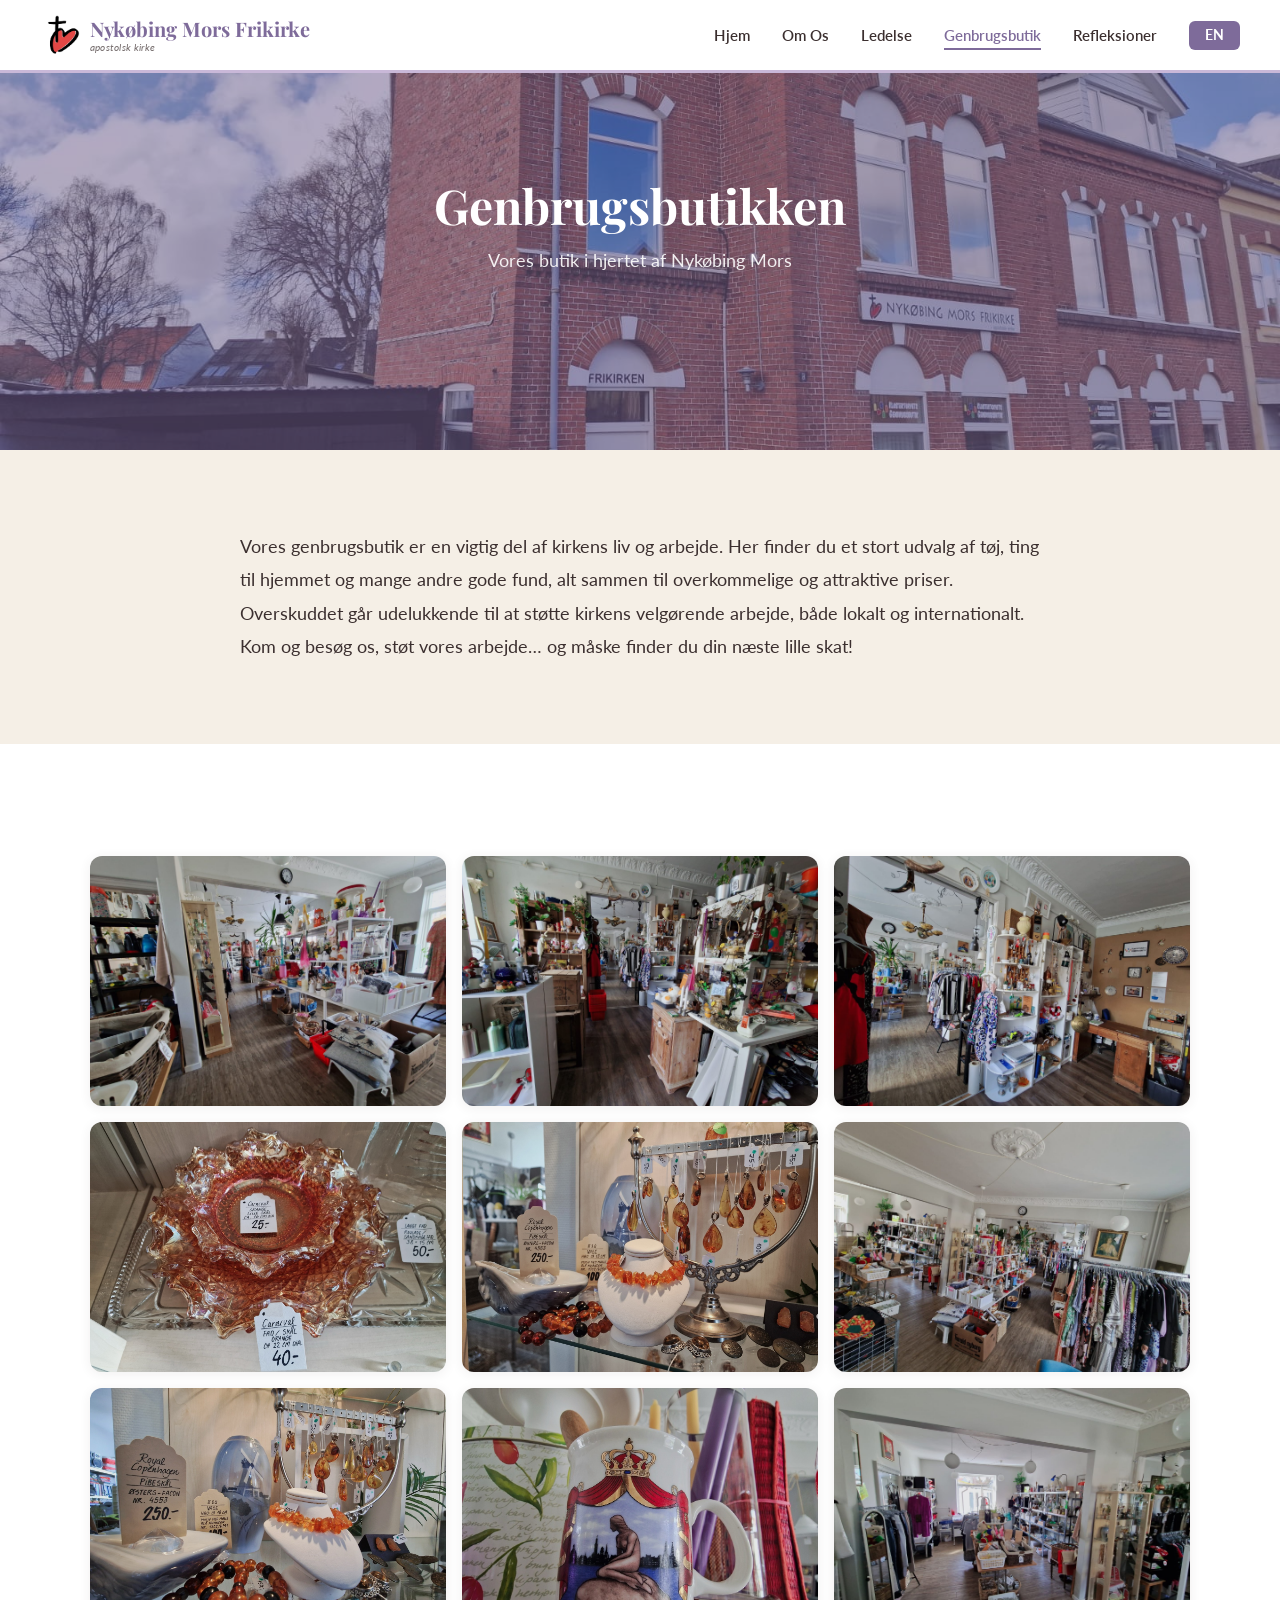
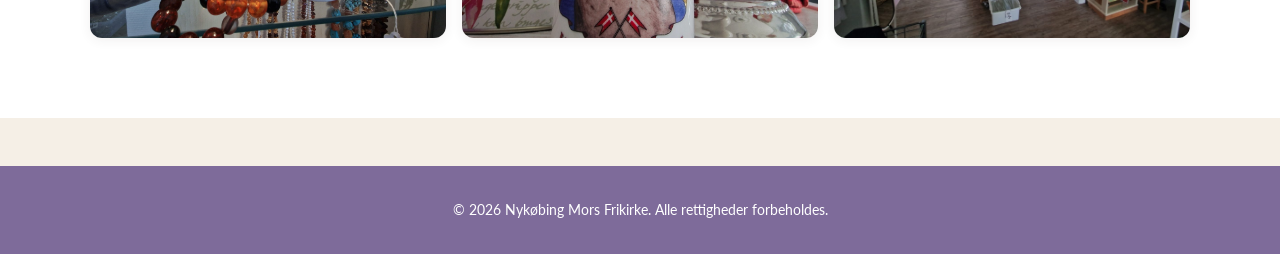
<file: genbrugsbutik.html>
<!DOCTYPE html>
<html lang="da">
<head>
  <meta charset="UTF-8">
  <meta name="viewport" content="width=device-width, initial-scale=1.0">
  <title>Genbrugsbutik — Nykøbing Mors Frikirke</title>
  <link rel="preconnect" href="https://fonts.googleapis.com">
  <link rel="preconnect" href="https://fonts.gstatic.com" crossorigin>
  <link href="https://fonts.googleapis.com/css2?family=Lato:wght@400;700&family=Playfair+Display:wght@500;700&display=swap" rel="stylesheet">
  <link href="https://unpkg.com/aos@2.3.4/dist/aos.css" rel="stylesheet">
  <link rel="stylesheet" href="assets/css/style.css">
</head>
<body>

  <!-- Navbar -->
  <nav class="navbar">
    <div class="navbar-inner">
      <a href="index.html" class="navbar-brand">
        <img src="assets/images/logo.png" alt="Logo">
        <span class="navbar-brand-text">
          Nykøbing Mors Frikirke
          <span class="navbar-brand-sub">apostolsk kirke</span>
        </span>
      </a>
      <ul class="navbar-links">
        <li><a href="index.html" data-lang-key="nav_home">Hjem</a></li>
        <li><a href="om-os.html" data-lang-key="nav_about">Om Os</a></li>
        <li><a href="ledelse.html" data-lang-key="nav_leadership">Ledelse</a></li>
        <li><a href="genbrugsbutik.html" class="active" data-lang-key="nav_shop">Genbrugsbutik</a></li>
        <li><a href="refleksioner.html" data-lang-key="nav_reflections">Refleksioner</a></li>
        <li><button class="lang-toggle" data-lang-key="lang_toggle">EN</button></li>
      </ul>
      <button class="hamburger" aria-label="Menu" aria-expanded="false">&#9776;</button>
    </div>
    <div class="mobile-menu">
      <a href="index.html" data-lang-key="nav_home">Hjem</a>
      <a href="om-os.html" data-lang-key="nav_about">Om Os</a>
      <a href="ledelse.html" data-lang-key="nav_leadership">Ledelse</a>
      <a href="genbrugsbutik.html" data-lang-key="nav_shop">Genbrugsbutik</a>
      <a href="refleksioner.html" data-lang-key="nav_reflections">Refleksioner</a>
      <button class="lang-toggle" data-lang-key="lang_toggle">EN</button>
    </div>
  </nav>

  <!-- Hero Image -->
  <section class="hero-image">
    <img src="assets/images/church-side.jpg" alt="Genbrugsbutikken">
    <div class="hero-content">
      <h1 data-lang-key="shop_title">Genbrugsbutikken</h1>
      <p data-lang-key="shop_subtitle">Vores butik i hjertet af Nykøbing Mors</p>
    </div>
  </section>

  <!-- Shop Description -->
  <section class="section" data-aos="fade-up">
    <div class="section-inner">
      <div class="about-content">
        <p data-lang-key="shop_text">Vores genbrugsbutik er en vigtig del af kirkens liv og arbejde. Her finder du et stort udvalg af tøj, ting til hjemmet og mange andre gode fund, alt sammen til overkommelige og attraktive priser. Overskuddet går udelukkende til at støtte kirkens velgørende arbejde, både lokalt og internationalt. Kom og besøg os, støt vores arbejde… og måske finder du din næste lille skat!</p>
      </div>
    </div>
  </section>

  <!-- Shop Gallery -->
  <section class="section" style="background:var(--white);" data-aos="fade-up">
    <div class="section-inner">
      <div class="shop-gallery">
        <img src="assets/images/shop-1.jpg" alt="Genbrugsbutik" data-aos="fade-up">
        <img src="assets/images/shop-2.jpg" alt="Genbrugsbutik" data-aos="fade-up" data-aos-delay="50">
        <img src="assets/images/shop-3.jpg" alt="Genbrugsbutik" data-aos="fade-up" data-aos-delay="100">
        <img src="assets/images/shop-7.jpg" alt="Genbrugsbutik" data-aos="fade-up" data-aos-delay="150">
        <img src="assets/images/shop-8.jpg" alt="Genbrugsbutik" data-aos="fade-up" data-aos-delay="200">
        <img src="assets/images/shop-4.jpg" alt="Genbrugsbutik" data-aos="fade-up" data-aos-delay="250">
        <img src="assets/images/shop-9.jpg" alt="Genbrugsbutik" data-aos="fade-up" data-aos-delay="300">
        <img src="assets/images/shop-10.jpg" alt="Genbrugsbutik" data-aos="fade-up" data-aos-delay="350">
        <img src="assets/images/shop-5.jpg" alt="Genbrugsbutik" data-aos="fade-up" data-aos-delay="400">
      </div>
    </div>
  </section>

  <!-- Footer -->
  <footer class="footer">
    <p data-lang-key="footer_text">© 2026 Nykøbing Mors Frikirke. Alle rettigheder forbeholdes.</p>
  </footer>

  <script src="https://unpkg.com/aos@2.3.4/dist/aos.js"></script>
  <script src="assets/js/lang.js"></script>
  <script src="assets/js/main.js"></script>
</body>
</html>
</file>
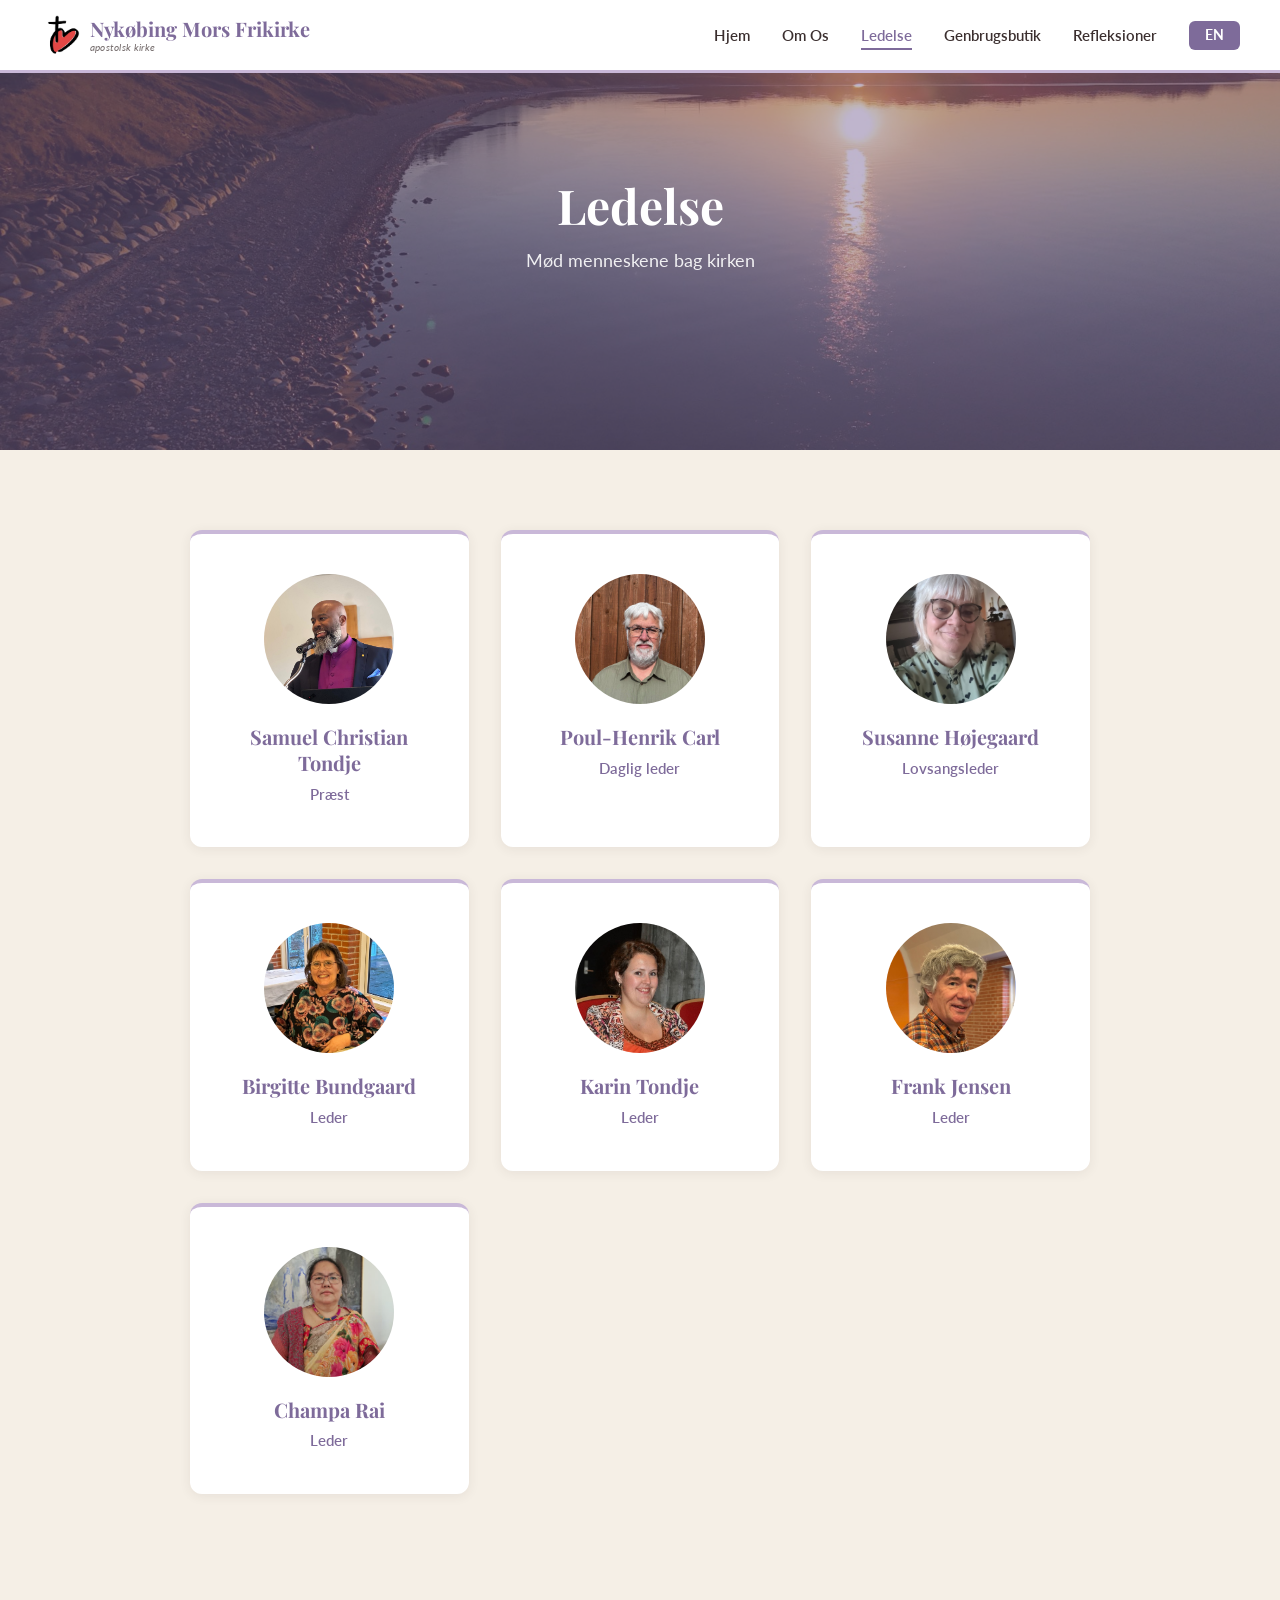
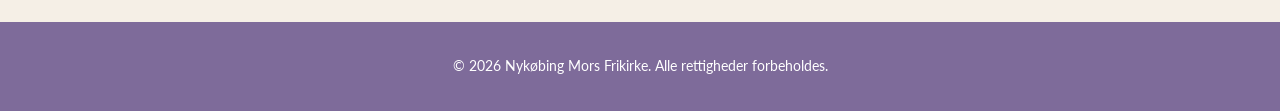
<file: ledelse.html>
<!DOCTYPE html>
<html lang="da">
<head>
  <meta charset="UTF-8">
  <meta name="viewport" content="width=device-width, initial-scale=1.0">
  <title>Ledelse — Nykøbing Mors Frikirke</title>
  <link rel="preconnect" href="https://fonts.googleapis.com">
  <link rel="preconnect" href="https://fonts.gstatic.com" crossorigin>
  <link href="https://fonts.googleapis.com/css2?family=Lato:wght@400;700&family=Playfair+Display:wght@500;700&display=swap" rel="stylesheet">
  <link href="https://unpkg.com/aos@2.3.4/dist/aos.css" rel="stylesheet">
  <link rel="stylesheet" href="assets/css/style.css">
</head>
<body>

  <!-- Navbar -->
  <nav class="navbar">
    <div class="navbar-inner">
      <a href="index.html" class="navbar-brand">
        <img src="assets/images/logo.png" alt="Logo">
        <span class="navbar-brand-text">
          Nykøbing Mors Frikirke
          <span class="navbar-brand-sub">apostolsk kirke</span>
        </span>
      </a>
      <ul class="navbar-links">
        <li><a href="index.html" data-lang-key="nav_home">Hjem</a></li>
        <li><a href="om-os.html" data-lang-key="nav_about">Om Os</a></li>
        <li><a href="ledelse.html" class="active" data-lang-key="nav_leadership">Ledelse</a></li>
        <li><a href="genbrugsbutik.html" data-lang-key="nav_shop">Genbrugsbutik</a></li>
        <li><a href="refleksioner.html" data-lang-key="nav_reflections">Refleksioner</a></li>
        <li><button class="lang-toggle" data-lang-key="lang_toggle">EN</button></li>
      </ul>
      <button class="hamburger" aria-label="Menu" aria-expanded="false">&#9776;</button>
    </div>
    <div class="mobile-menu">
      <a href="index.html" data-lang-key="nav_home">Hjem</a>
      <a href="om-os.html" data-lang-key="nav_about">Om Os</a>
      <a href="ledelse.html" data-lang-key="nav_leadership">Ledelse</a>
      <a href="genbrugsbutik.html" data-lang-key="nav_shop">Genbrugsbutik</a>
      <a href="refleksioner.html" data-lang-key="nav_reflections">Refleksioner</a>
      <button class="lang-toggle" data-lang-key="lang_toggle">EN</button>
    </div>
  </nav>

  <!-- Hero Image -->
  <section class="hero-image">
    <img src="assets/images/leadership-hero.jpg" alt="Ledelse">
    <div class="hero-content">
      <h1 data-lang-key="leadership_title">Ledelse</h1>
      <p data-lang-key="leadership_subtitle">Mød menneskene bag kirken</p>
    </div>
  </section>

  <!-- Leaders Grid -->
  <section class="section" data-aos="fade-up">
    <div class="section-inner">
      <div class="leaders-grid">

        <div class="team-card" data-aos="fade-up" data-aos-delay="0">
          <img class="team-photo" src="assets/images/team-1.jpg" alt="Samuel Christian Tondje">
          <h3 data-lang-key="pastor_name">Samuel Christian Tondje</h3>
          <p data-lang-key="pastor_role">Præst</p>
        </div>

        <div class="team-card" data-aos="fade-up" data-aos-delay="100">
          <img class="team-photo" src="assets/images/poul-henrik.jpg" alt="Poul-Henrik Carl">
          <h3 data-lang-key="manager_name">Poul-Henrik Carl</h3>
          <p data-lang-key="manager_role">Daglig leder</p>
        </div>

        <div class="team-card" data-aos="fade-up" data-aos-delay="200">
          <img class="team-photo" src="assets/images/susanne.jpg" alt="Susanne Højegaard">
          <h3 data-lang-key="susanne_name">Susanne Højegaard</h3>
          <p data-lang-key="susanne_role">Lovsangsleder</p>
        </div>

        <div class="team-card" data-aos="fade-up" data-aos-delay="300">
          <img class="team-photo" src="assets/images/birgitte.jpg" alt="Birgitte Bundgaard">
          <h3 data-lang-key="birgitte_name">Birgitte Bundgaard</h3>
          <p data-lang-key="birgitte_role">Leder</p>
        </div>

        <div class="team-card" data-aos="fade-up" data-aos-delay="400">
          <img class="team-photo" src="assets/images/karin.jpg" alt="Karin Tondje">
          <h3 data-lang-key="karin_name">Karin Tondje</h3>
          <p data-lang-key="karin_role">Leder</p>
        </div>

        <div class="team-card" data-aos="fade-up" data-aos-delay="500">
          <img class="team-photo" src="assets/images/frank.jpg" alt="Frank Jensen">
          <h3 data-lang-key="frank_name">Frank Jensen</h3>
          <p data-lang-key="frank_role">Leder</p>
        </div>

        <div class="team-card" data-aos="fade-up" data-aos-delay="600">
          <img class="team-photo" src="assets/images/champa.jpg" alt="Champa Rai">
          <h3 data-lang-key="champa_name">Champa Rai</h3>
          <p data-lang-key="champa_role">Leder</p>
        </div>

      </div>
    </div>
  </section>

  <!-- Footer -->
  <footer class="footer">
    <p data-lang-key="footer_text">© 2026 Nykøbing Mors Frikirke. Alle rettigheder forbeholdes.</p>
  </footer>

  <script src="https://unpkg.com/aos@2.3.4/dist/aos.js"></script>
  <script src="assets/js/lang.js"></script>
  <script src="assets/js/main.js"></script>
</body>
</html>
</file>
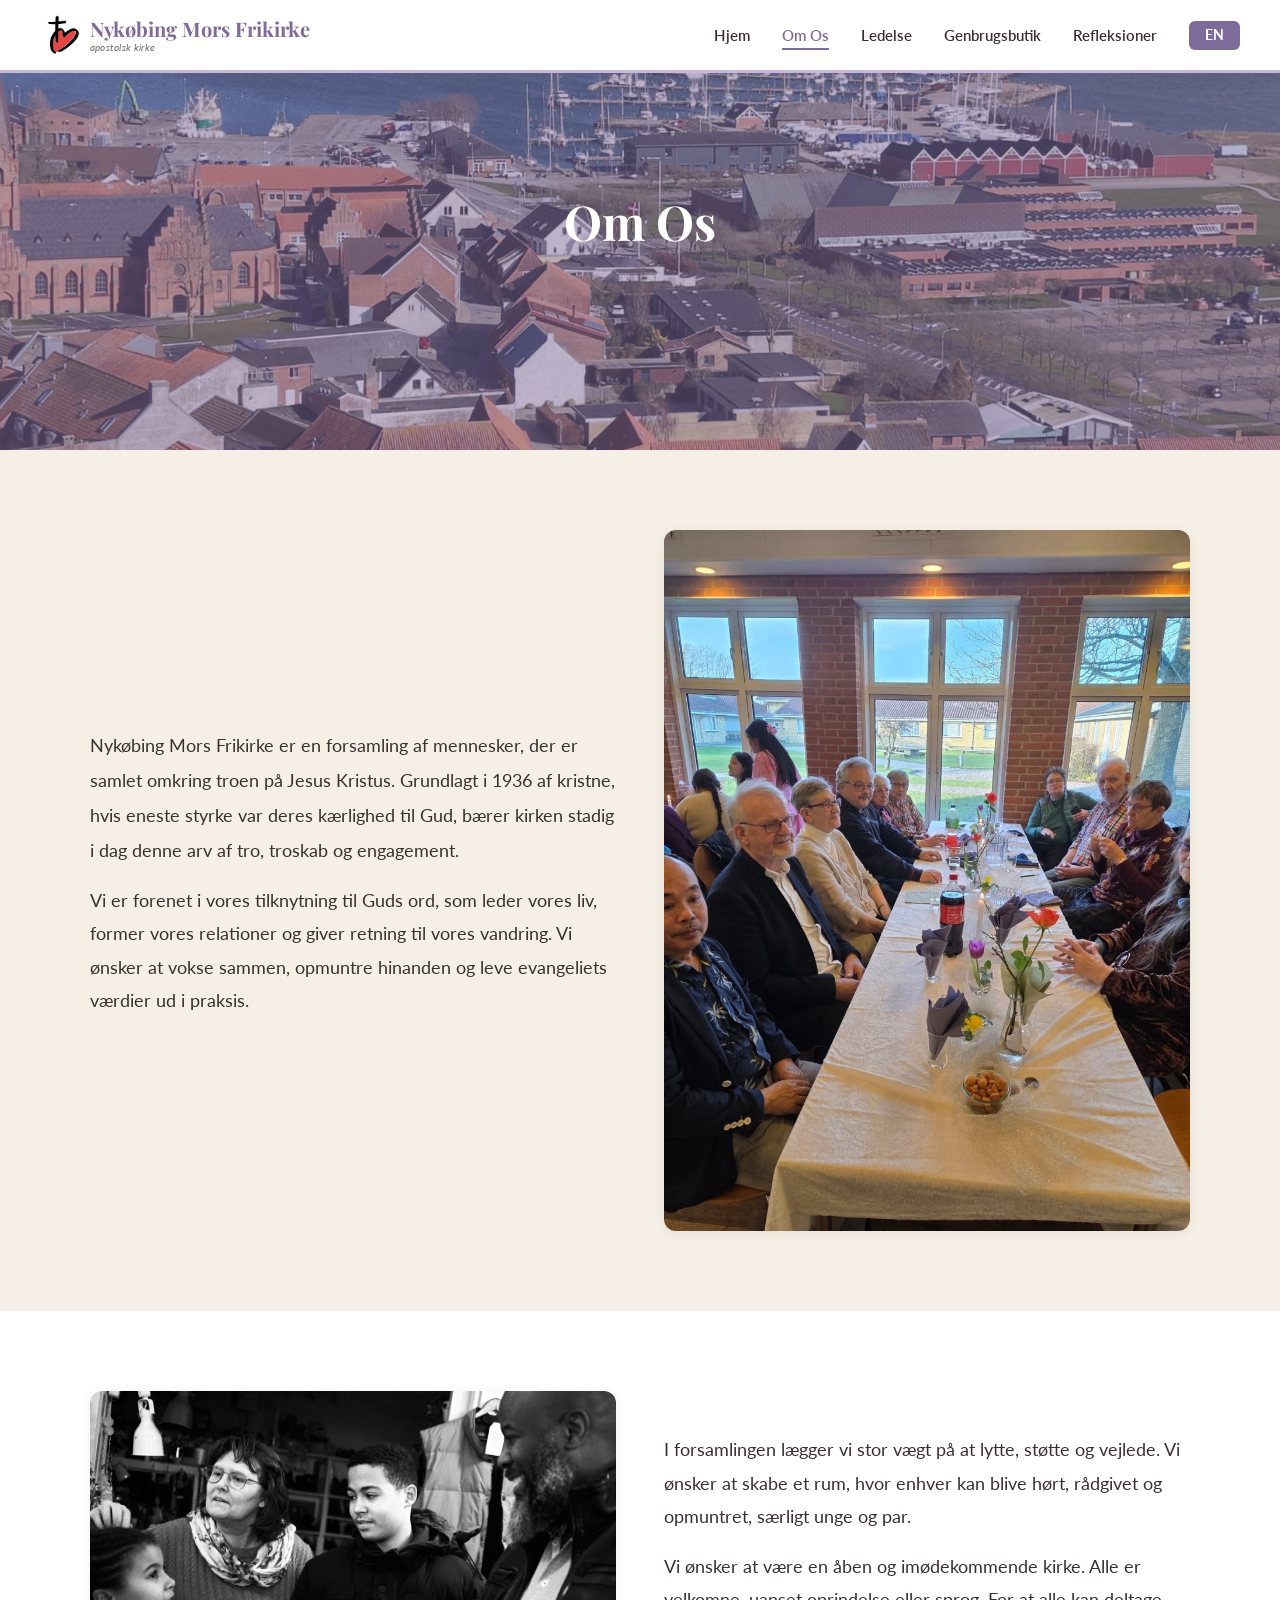
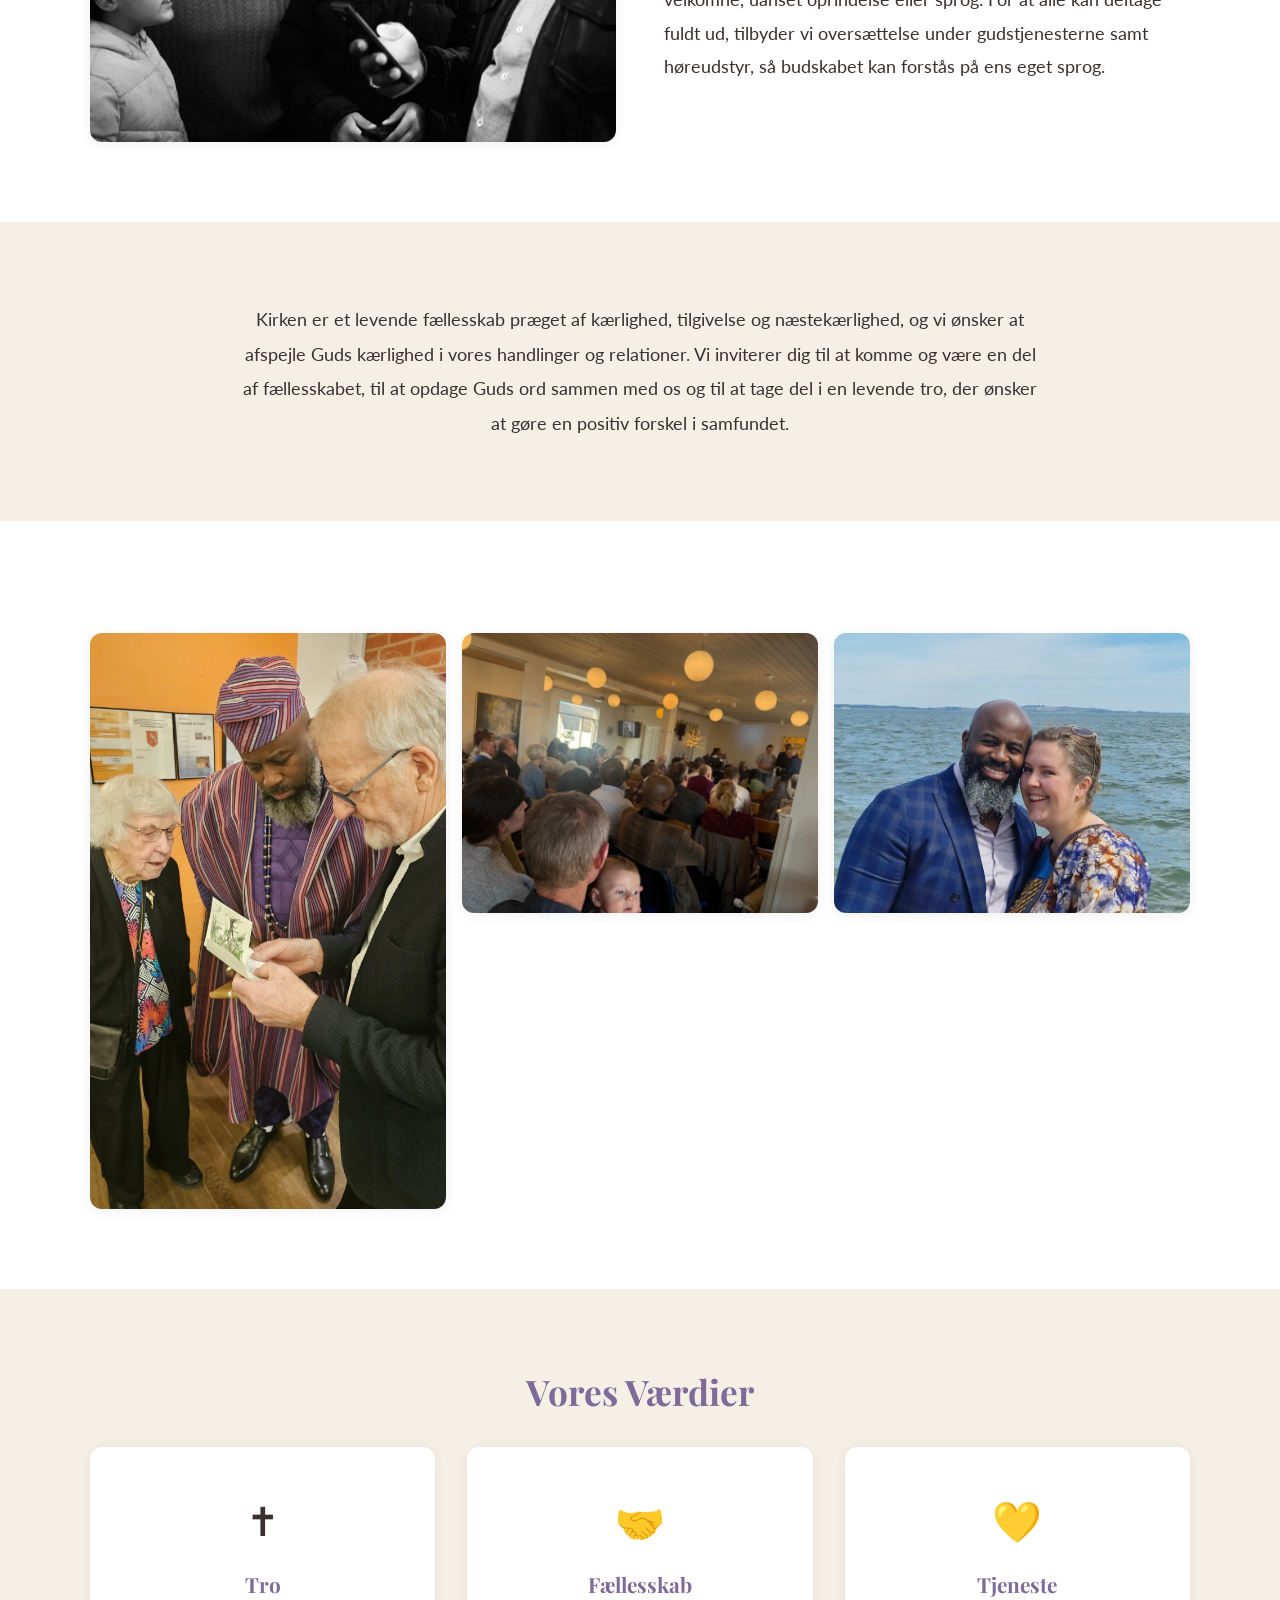
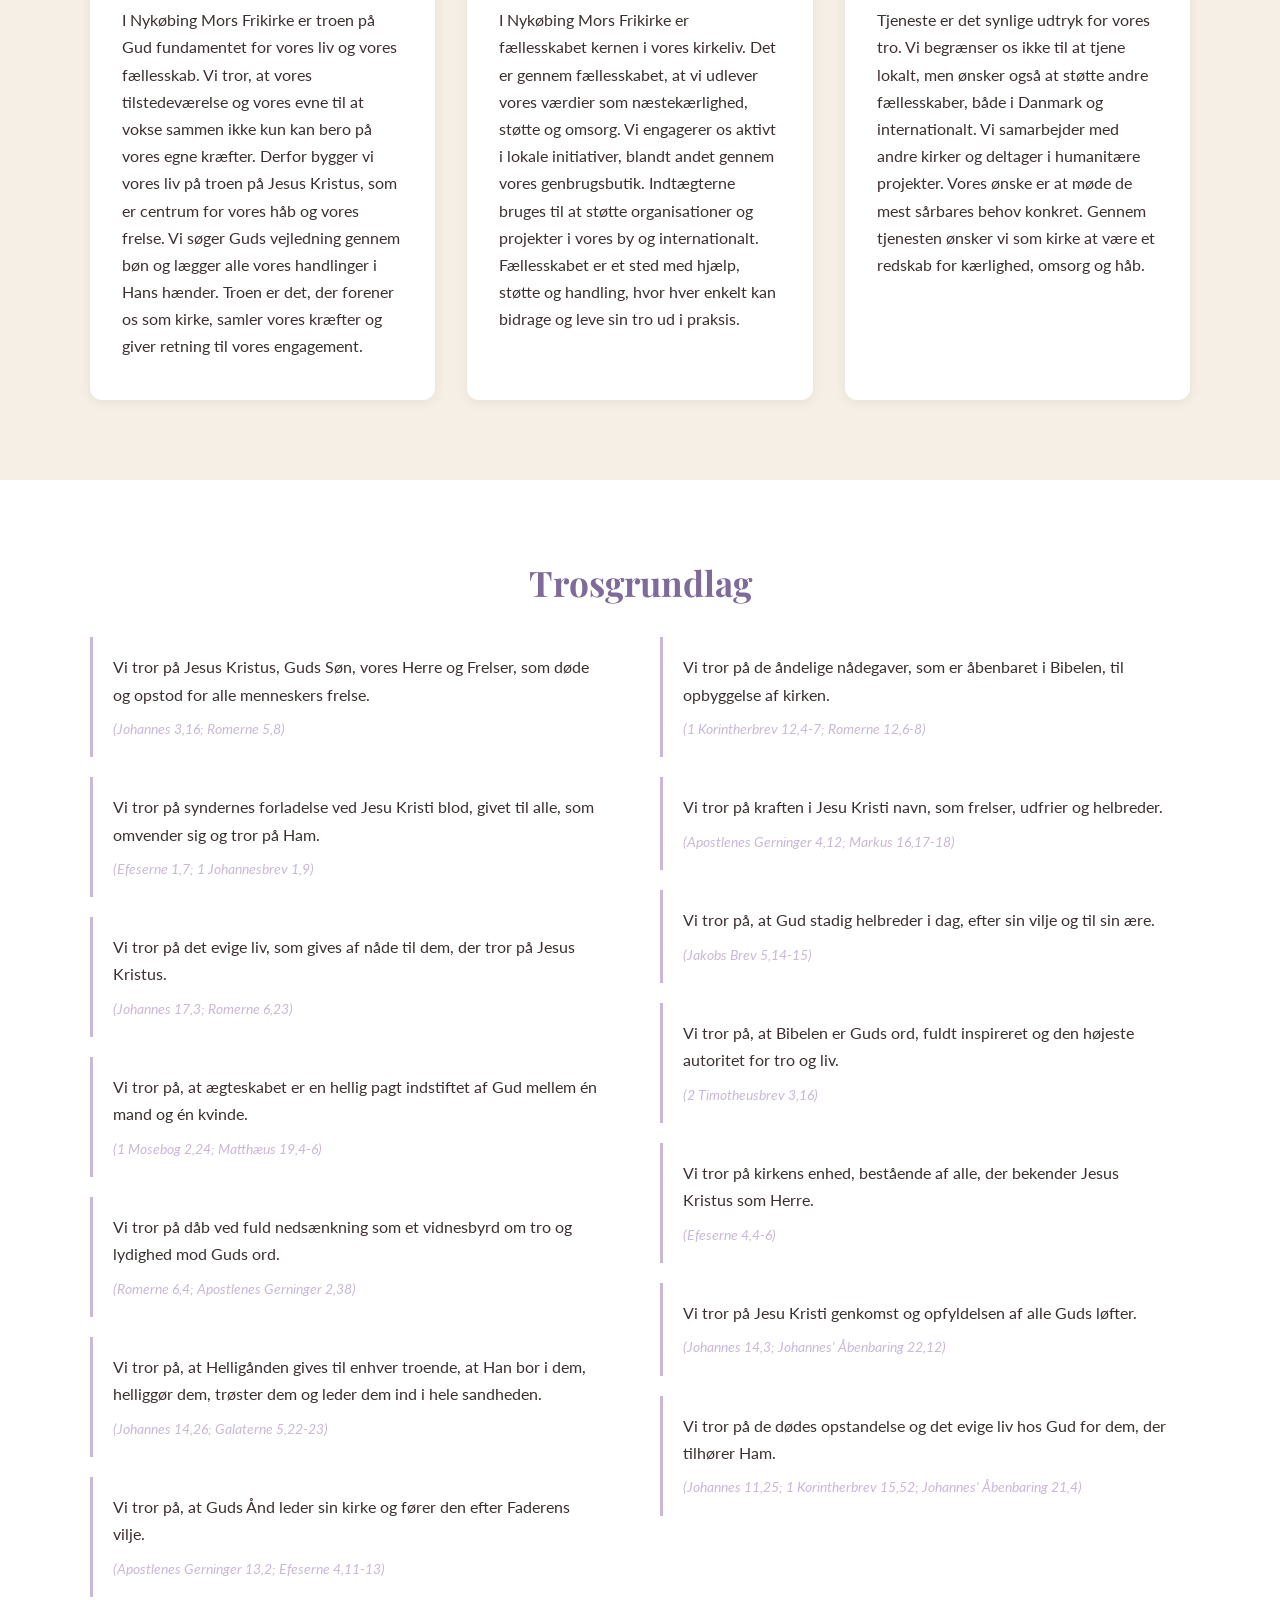
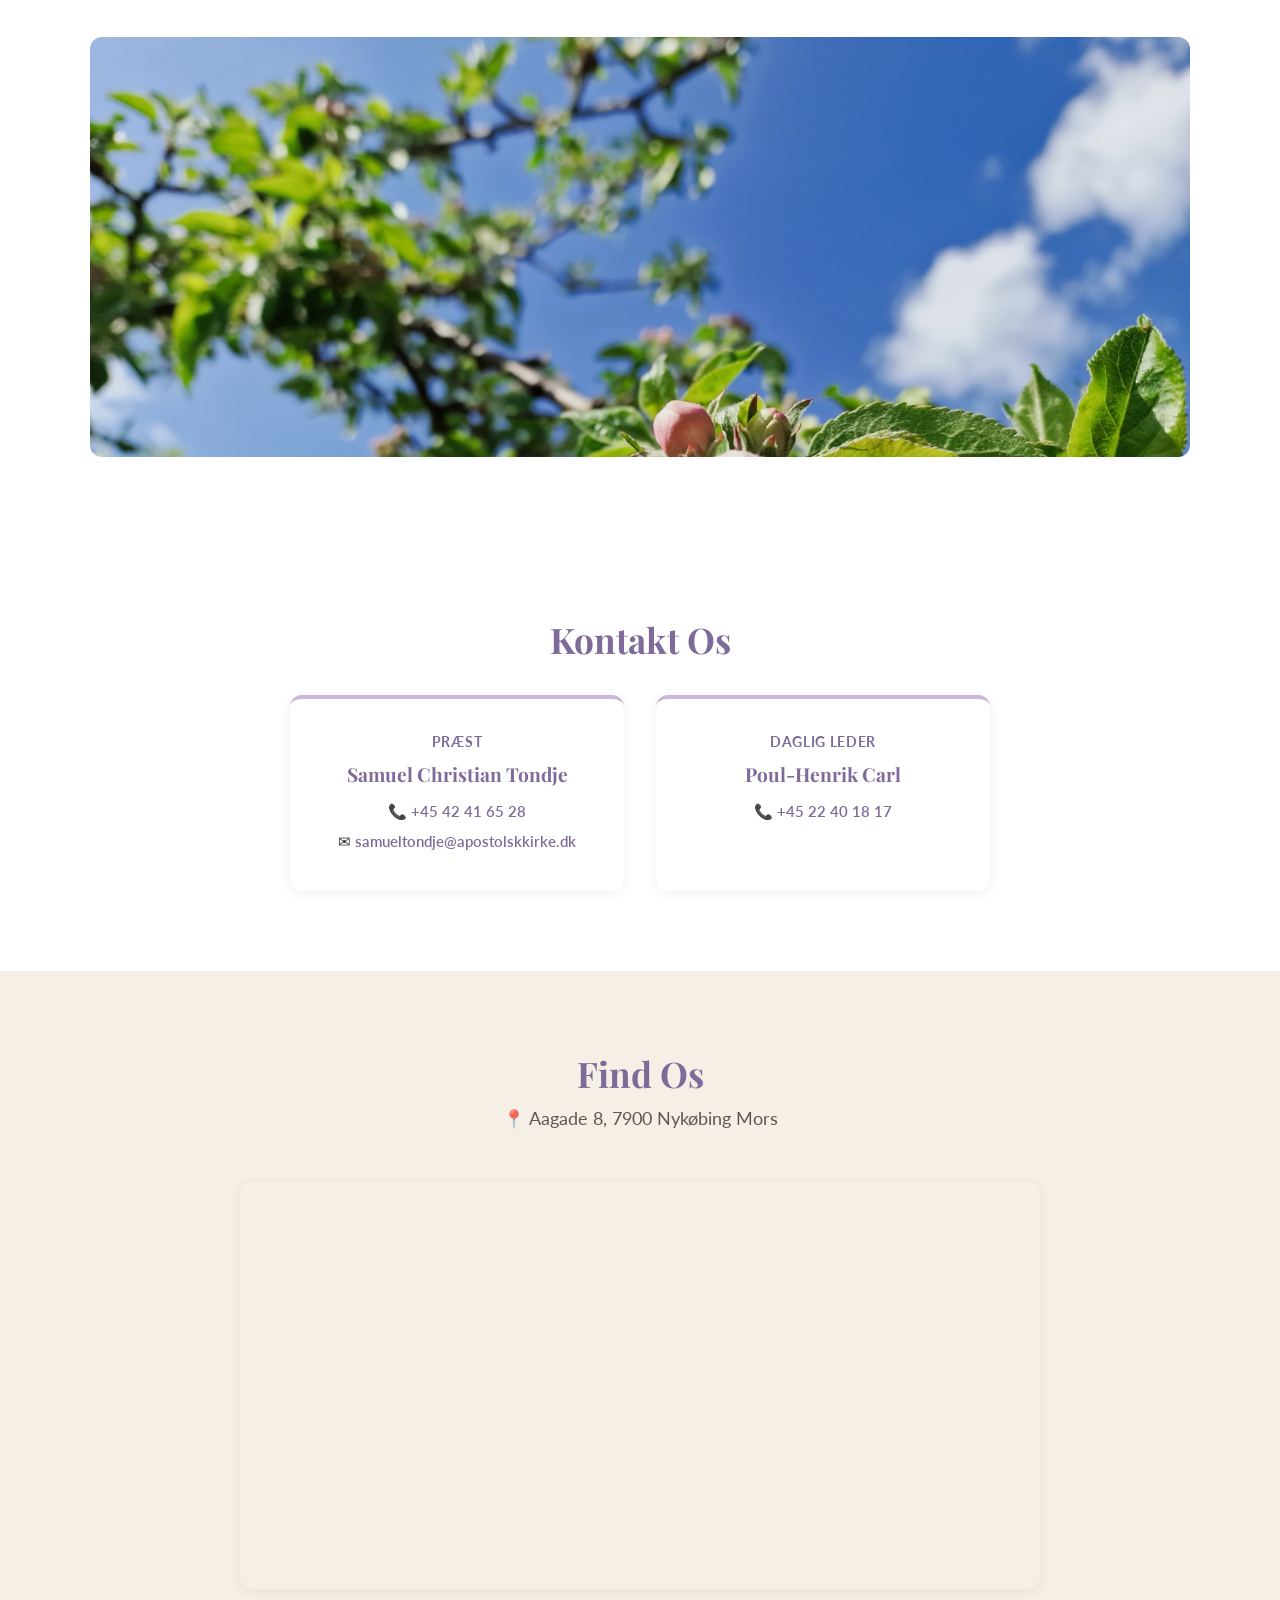
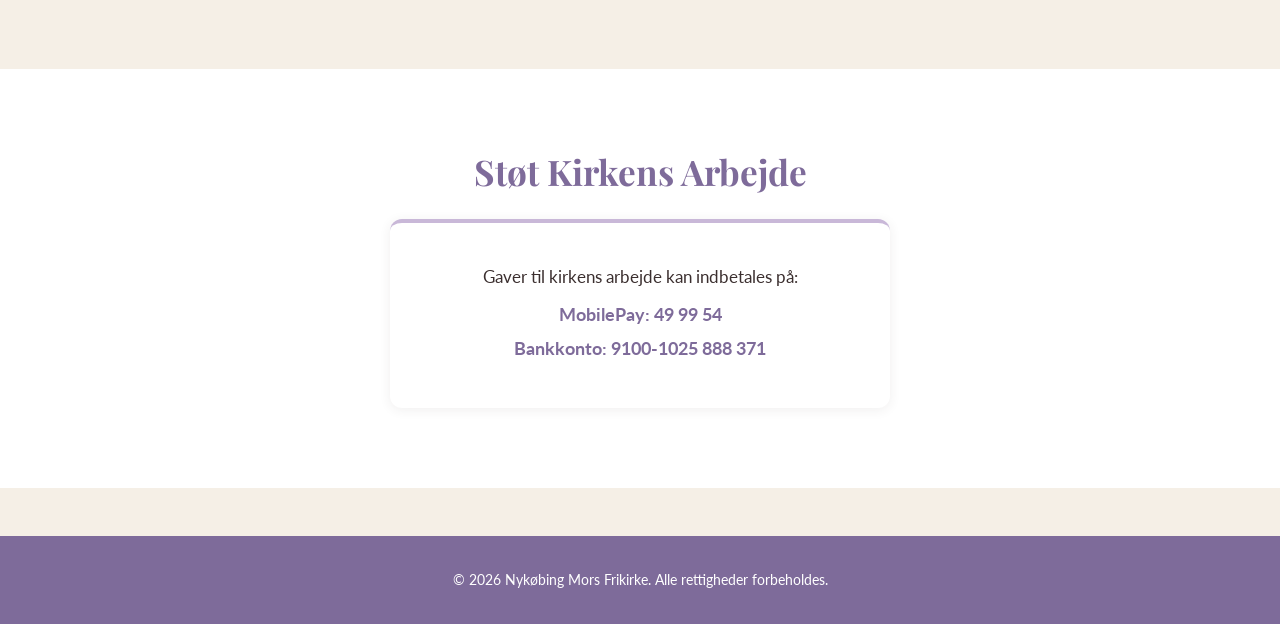
<file: om-os.html>
<!DOCTYPE html>
<html lang="da">
<head>
  <meta charset="UTF-8">
  <meta name="viewport" content="width=device-width, initial-scale=1.0">
  <title>Om Os — Nykøbing Mors Frikirke</title>
  <link rel="preconnect" href="https://fonts.googleapis.com">
  <link rel="preconnect" href="https://fonts.gstatic.com" crossorigin>
  <link href="https://fonts.googleapis.com/css2?family=Lato:wght@400;700&family=Playfair+Display:wght@500;700&display=swap" rel="stylesheet">
  <link href="https://unpkg.com/aos@2.3.4/dist/aos.css" rel="stylesheet">
  <link rel="stylesheet" href="assets/css/style.css">
</head>
<body>

  <!-- Navbar -->
  <nav class="navbar">
    <div class="navbar-inner">
      <a href="index.html" class="navbar-brand">
        <img src="assets/images/logo.png" alt="Logo">
        <span class="navbar-brand-text">
          Nykøbing Mors Frikirke
          <span class="navbar-brand-sub">apostolsk kirke</span>
        </span>
      </a>
      <ul class="navbar-links">
        <li><a href="index.html" data-lang-key="nav_home">Hjem</a></li>
        <li><a href="om-os.html" class="active" data-lang-key="nav_about">Om Os</a></li>
        <li><a href="ledelse.html" data-lang-key="nav_leadership">Ledelse</a></li>
        <li><a href="genbrugsbutik.html" data-lang-key="nav_shop">Genbrugsbutik</a></li>
        <li><a href="refleksioner.html" data-lang-key="nav_reflections">Refleksioner</a></li>
        <li><button class="lang-toggle" data-lang-key="lang_toggle">EN</button></li>
      </ul>
      <button class="hamburger" aria-label="Menu" aria-expanded="false">&#9776;</button>
    </div>
    <div class="mobile-menu">
      <a href="index.html" data-lang-key="nav_home">Hjem</a>
      <a href="om-os.html" data-lang-key="nav_about">Om Os</a>
      <a href="ledelse.html" data-lang-key="nav_leadership">Ledelse</a>
      <a href="genbrugsbutik.html" data-lang-key="nav_shop">Genbrugsbutik</a>
      <a href="refleksioner.html" data-lang-key="nav_reflections">Refleksioner</a>
      <button class="lang-toggle" data-lang-key="lang_toggle">EN</button>
    </div>
  </nav>

  <!-- Hero Image -->
  <section class="hero-image">
    <img src="assets/images/town-aerial.jpg" alt="Om Os">
    <div class="hero-content">
      <h1 data-lang-key="about_hero_title">Om Os</h1>
    </div>
  </section>

  <!-- About Content - Opening -->
  <section class="section" data-aos="fade-up">
    <div class="section-inner">
      <div class="welcome-section">
        <div class="welcome-text">
          <p data-lang-key="about_text_1" style="font-size:1.15rem;line-height:1.9;">Nykøbing Mors Frikirke er en forsamling af mennesker, der er samlet omkring troen på Jesus Kristus. Grundlagt i 1936 af kristne, hvis eneste styrke var deres kærlighed til Gud, bærer kirken stadig i dag denne arv af tro, troskab og engagement.</p>
          <p data-lang-key="about_text_2" style="font-size:1.1rem;line-height:1.9;margin-top:1rem;">Vi er forenet i vores tilknytning til Guds ord, som leder vores liv, former vores relationer og giver retning til vores vandring. Vi ønsker at vokse sammen, opmuntre hinanden og leve evangeliets værdier ud i praksis.</p>
        </div>
        <img src="assets/images/about-us-1.jpg" alt="Kirkefællesskab" style="border-radius:12px;box-shadow:0 2px 12px rgba(59,47,47,0.08);">
      </div>
    </div>
  </section>

  <!-- About Content - Community -->
  <section class="section" style="background:var(--white);" data-aos="fade-up">
    <div class="section-inner">
      <div class="welcome-section">
        <img src="assets/images/about-bw.jpg" alt="Fællesskab" style="border-radius:12px;box-shadow:0 2px 12px rgba(59,47,47,0.08);">
        <div class="welcome-text">
          <p data-lang-key="about_text_3" style="font-size:1.1rem;line-height:1.9;">I forsamlingen lægger vi stor vægt på at lytte, støtte og vejlede. Vi ønsker at skabe et rum, hvor enhver kan blive hørt, rådgivet og opmuntret, særligt unge og par.</p>
          <p data-lang-key="about_text_4" style="font-size:1.1rem;line-height:1.9;margin-top:1rem;">Vi ønsker at være en åben og imødekommende kirke. Alle er velkomne, uanset oprindelse eller sprog. For at alle kan deltage fuldt ud, tilbyder vi oversættelse under gudstjenesterne samt høreudstyr, så budskabet kan forstås på ens eget sprog.</p>
        </div>
      </div>
    </div>
  </section>

  <!-- About Content - Invitation -->
  <section class="section" data-aos="fade-up">
    <div class="section-inner">
      <div class="about-content" style="text-align:center;">
        <p data-lang-key="about_text_5" style="font-size:1.15rem;line-height:1.9;">Kirken er et levende fællesskab præget af kærlighed, tilgivelse og næstekærlighed, og vi ønsker at afspejle Guds kærlighed i vores handlinger og relationer. Vi inviterer dig til at komme og være en del af fællesskabet, til at opdage Guds ord sammen med os og til at tage del i en levende tro, der ønsker at gøre en positiv forskel i samfundet.</p>
      </div>
    </div>
  </section>

  <!-- Church Life Gallery -->
  <section class="section" style="background:var(--white);" data-aos="fade-up">
    <div class="section-inner">
      <div class="gallery-grid">
        <img src="assets/images/community-1.jpg" alt="Fællesskab" class="portrait" data-aos="fade-up">
        <img src="assets/images/about-hero.jpg" alt="Kirkeliv" data-aos="fade-up" data-aos-delay="100">
        <img src="assets/images/pastor-couple.jpg" alt="Samuel & Karin Tondje" data-aos="fade-up" data-aos-delay="200">
      </div>
    </div>
  </section>

  <!-- Our Values -->
  <section class="section" data-aos="fade-up">
    <div class="section-inner">
      <h2 class="section-title" data-lang-key="about_values_title">Vores Værdier</h2>
      <div class="values-grid" style="margin-top:2rem;">
        <div class="value-card" data-aos="fade-up" data-aos-delay="0" style="text-align:left;">
          <div class="value-icon" style="text-align:center;">✝</div>
          <h3 style="text-align:center;" data-lang-key="value_faith_title">Tro</h3>
          <p data-lang-key="value_faith_text">I Nykøbing Mors Frikirke er troen på Gud fundamentet for vores liv og vores fællesskab. Vi tror, at vores tilstedeværelse og vores evne til at vokse sammen ikke kun kan bero på vores egne kræfter. Derfor bygger vi vores liv på troen på Jesus Kristus, som er centrum for vores håb og vores frelse. Vi søger Guds vejledning gennem bøn og lægger alle vores handlinger i Hans hænder. Troen er det, der forener os som kirke, samler vores kræfter og giver retning til vores engagement.</p>
        </div>
        <div class="value-card" data-aos="fade-up" data-aos-delay="100" style="text-align:left;">
          <div class="value-icon" style="text-align:center;">🤝</div>
          <h3 style="text-align:center;" data-lang-key="value_community_title">Fællesskab</h3>
          <p data-lang-key="value_community_text">I Nykøbing Mors Frikirke er fællesskabet kernen i vores kirkeliv. Det er gennem fællesskabet, at vi udlever vores værdier som næstekærlighed, støtte og omsorg. Vi engagerer os aktivt i lokale initiativer, blandt andet gennem vores genbrugsbutik. Indtægterne bruges til at støtte organisationer og projekter i vores by og internationalt. Fællesskabet er et sted med hjælp, støtte og handling, hvor hver enkelt kan bidrage og leve sin tro ud i praksis.</p>
        </div>
        <div class="value-card" data-aos="fade-up" data-aos-delay="200" style="text-align:left;">
          <div class="value-icon" style="text-align:center;">💛</div>
          <h3 style="text-align:center;" data-lang-key="value_service_title">Tjeneste</h3>
          <p data-lang-key="value_service_text">Tjeneste er det synlige udtryk for vores tro. Vi begrænser os ikke til at tjene lokalt, men ønsker også at støtte andre fællesskaber, både i Danmark og internationalt. Vi samarbejder med andre kirker og deltager i humanitære projekter. Vores ønske er at møde de mest sårbares behov konkret. Gennem tjenesten ønsker vi som kirke at være et redskab for kærlighed, omsorg og håb.</p>
        </div>
      </div>
    </div>
  </section>

  <!-- Declaration of Faith -->
  <section class="section" style="background:var(--white);" data-aos="fade-up">
    <div class="section-inner">
      <h2 class="section-title" data-lang-key="trosgrundlag_title">Trosgrundlag</h2>
      <div class="faith-articles" data-lang-key="trosgrundlag_content" data-lang-html="true"></div>
      <div class="faith-image" data-aos="fade-up" data-aos-delay="100">
        <img src="assets/images/trosgrundlag.jpg" alt="Trosgrundlag">
      </div>
    </div>
  </section>

  <!-- Contact Section -->
  <section class="section" style="background:var(--white);" data-aos="fade-up">
    <div class="section-inner">
      <h2 class="section-title" data-lang-key="contact_title">Kontakt Os</h2>
      <div class="contact-grid">
        <div class="contact-card" data-aos="fade-up">
          <p class="contact-label" data-lang-key="contact_pastor_label">Præst</p>
          <h3 data-lang-key="contact_pastor_name">Samuel Christian Tondje</h3>
          <p>📞 <a href="tel:+4542416528" data-lang-key="contact_pastor_phone">+45 42 41 65 28</a></p>
          <p>✉ <a href="mailto:samueltondje@apostolskkirke.dk" data-lang-key="contact_pastor_email">samueltondje@apostolskkirke.dk</a></p>
        </div>
        <div class="contact-card" data-aos="fade-up" data-aos-delay="100">
          <p class="contact-label" data-lang-key="contact_manager_label">Daglig leder</p>
          <h3 data-lang-key="contact_manager_name">Poul-Henrik Carl</h3>
          <p>📞 <a href="tel:+4522401817" data-lang-key="contact_manager_phone">+45 22 40 18 17</a></p>
        </div>
      </div>
    </div>
  </section>

  <!-- Find Us / Map -->
  <section class="section" data-aos="fade-up">
    <div class="section-inner">
      <h2 class="section-title" data-lang-key="find_us_title">Find Os</h2>
      <p class="section-subtitle">📍 Aagade 8, 7900 Nykøbing Mors</p>
      <div class="map-wrapper">
        <!-- REPLACE: Paste your exact Google Maps embed iframe here -->
        <iframe
          src="https://www.google.com/maps/embed?pb=!1m18!1m12!1m3!1d2225.5!2d8.8585!3d56.7935!2m3!1f0!2f0!3f0!3m2!1i1024!2i768!4f13.1!3m3!1m2!1s0x0%3A0x0!2sAagade+8%2C+7900+Nyk%C3%B8bing+Mors!5e0!3m2!1sda!2sdk!4v1700000000000"
          width="100%"
          height="400"
          style="border:0;"
          allowfullscreen=""
          loading="lazy"
          referrerpolicy="no-referrer-when-downgrade">
        </iframe>
      </div>
    </div>
  </section>

  <!-- Donation -->
  <section class="section donation-section" style="background:var(--white);" data-aos="fade-up">
    <div class="section-inner">
      <h2 class="section-title" data-lang-key="donation_title">Støt Kirkens Arbejde</h2>
      <div class="donation-box">
        <p data-lang-key="donation_text">Gaver til kirkens arbejde kan indbetales på:</p>
        <p class="donation-method" data-lang-key="donation_mobilepay">MobilePay: 49 99 54</p>
        <p class="donation-method" data-lang-key="donation_bank">Bankkonto: 9100-1025 888 371</p>
      </div>
    </div>
  </section>

  <!-- Footer -->
  <footer class="footer">
    <p data-lang-key="footer_text">© 2026 Nykøbing Mors Frikirke. Alle rettigheder forbeholdes.</p>
  </footer>

  <script src="https://unpkg.com/aos@2.3.4/dist/aos.js"></script>
  <script src="assets/js/lang.js"></script>
  <script src="assets/js/main.js"></script>
</body>
</html>
</file>
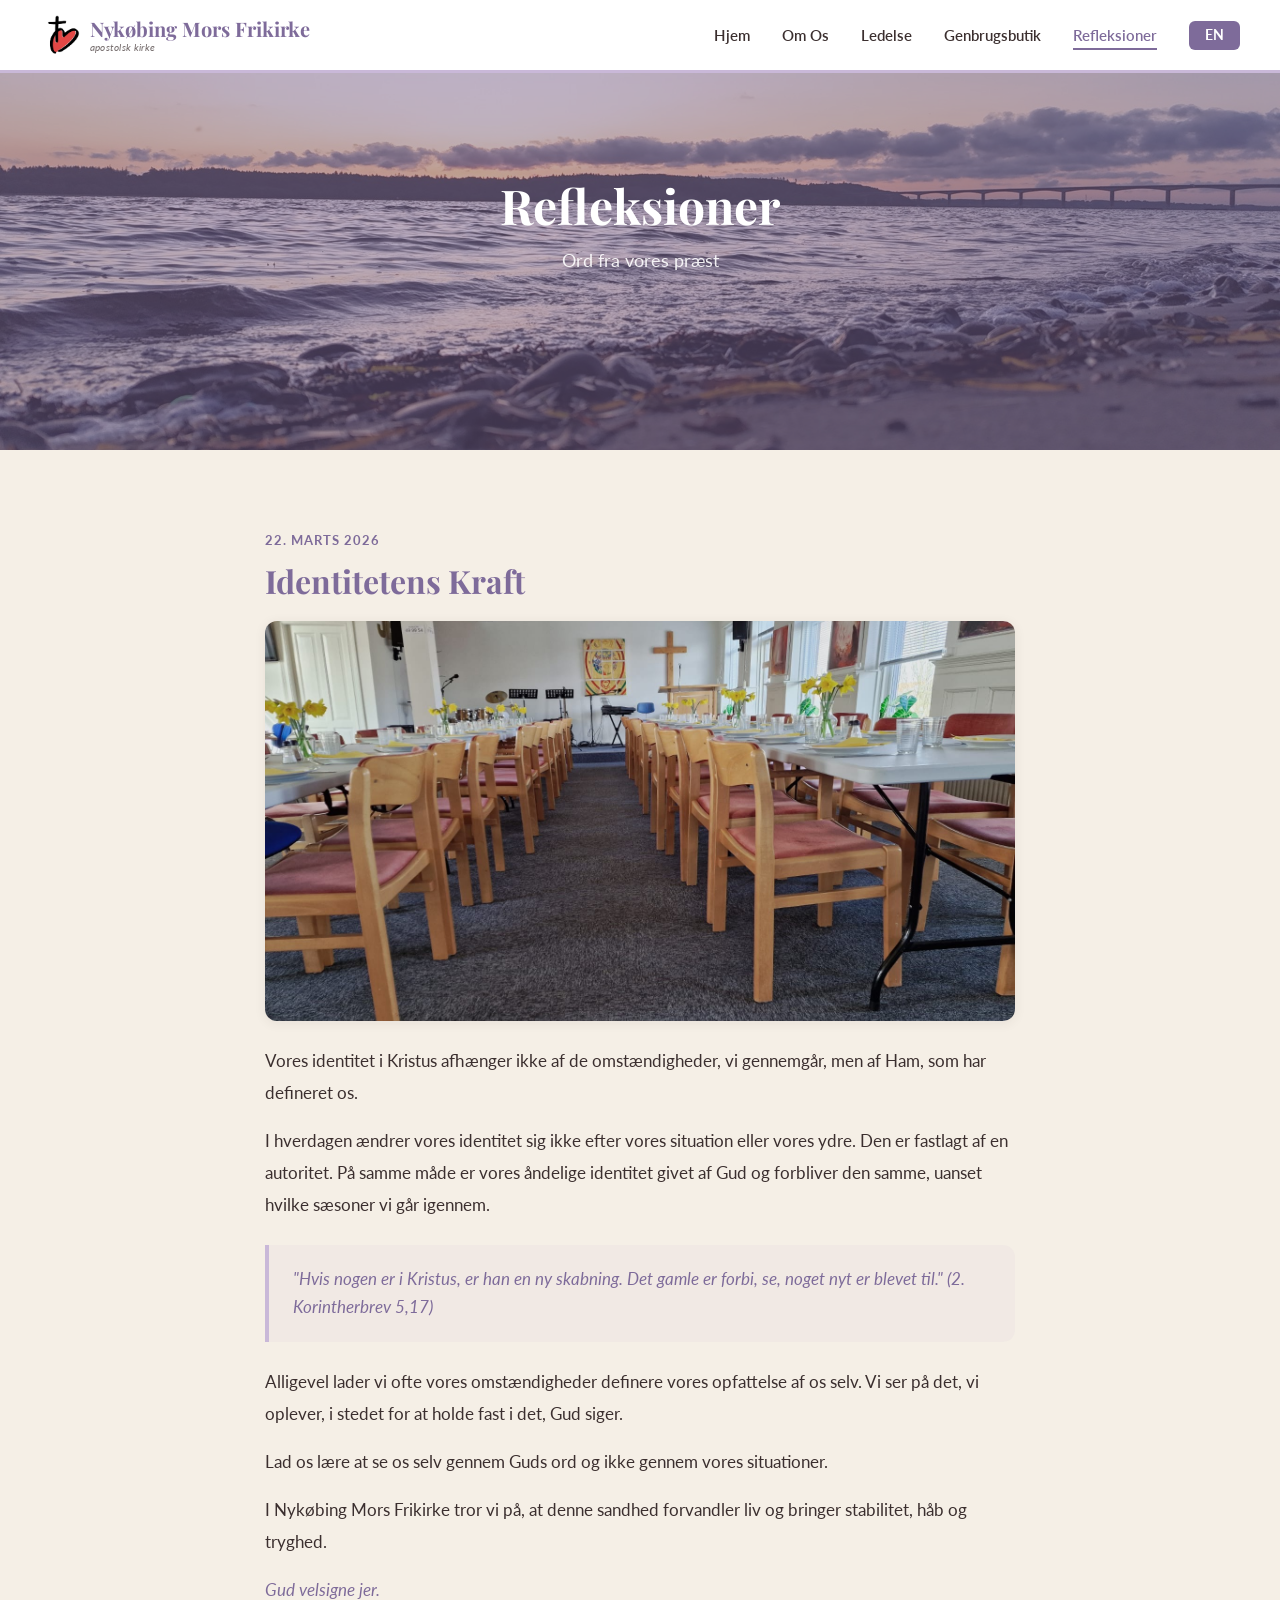
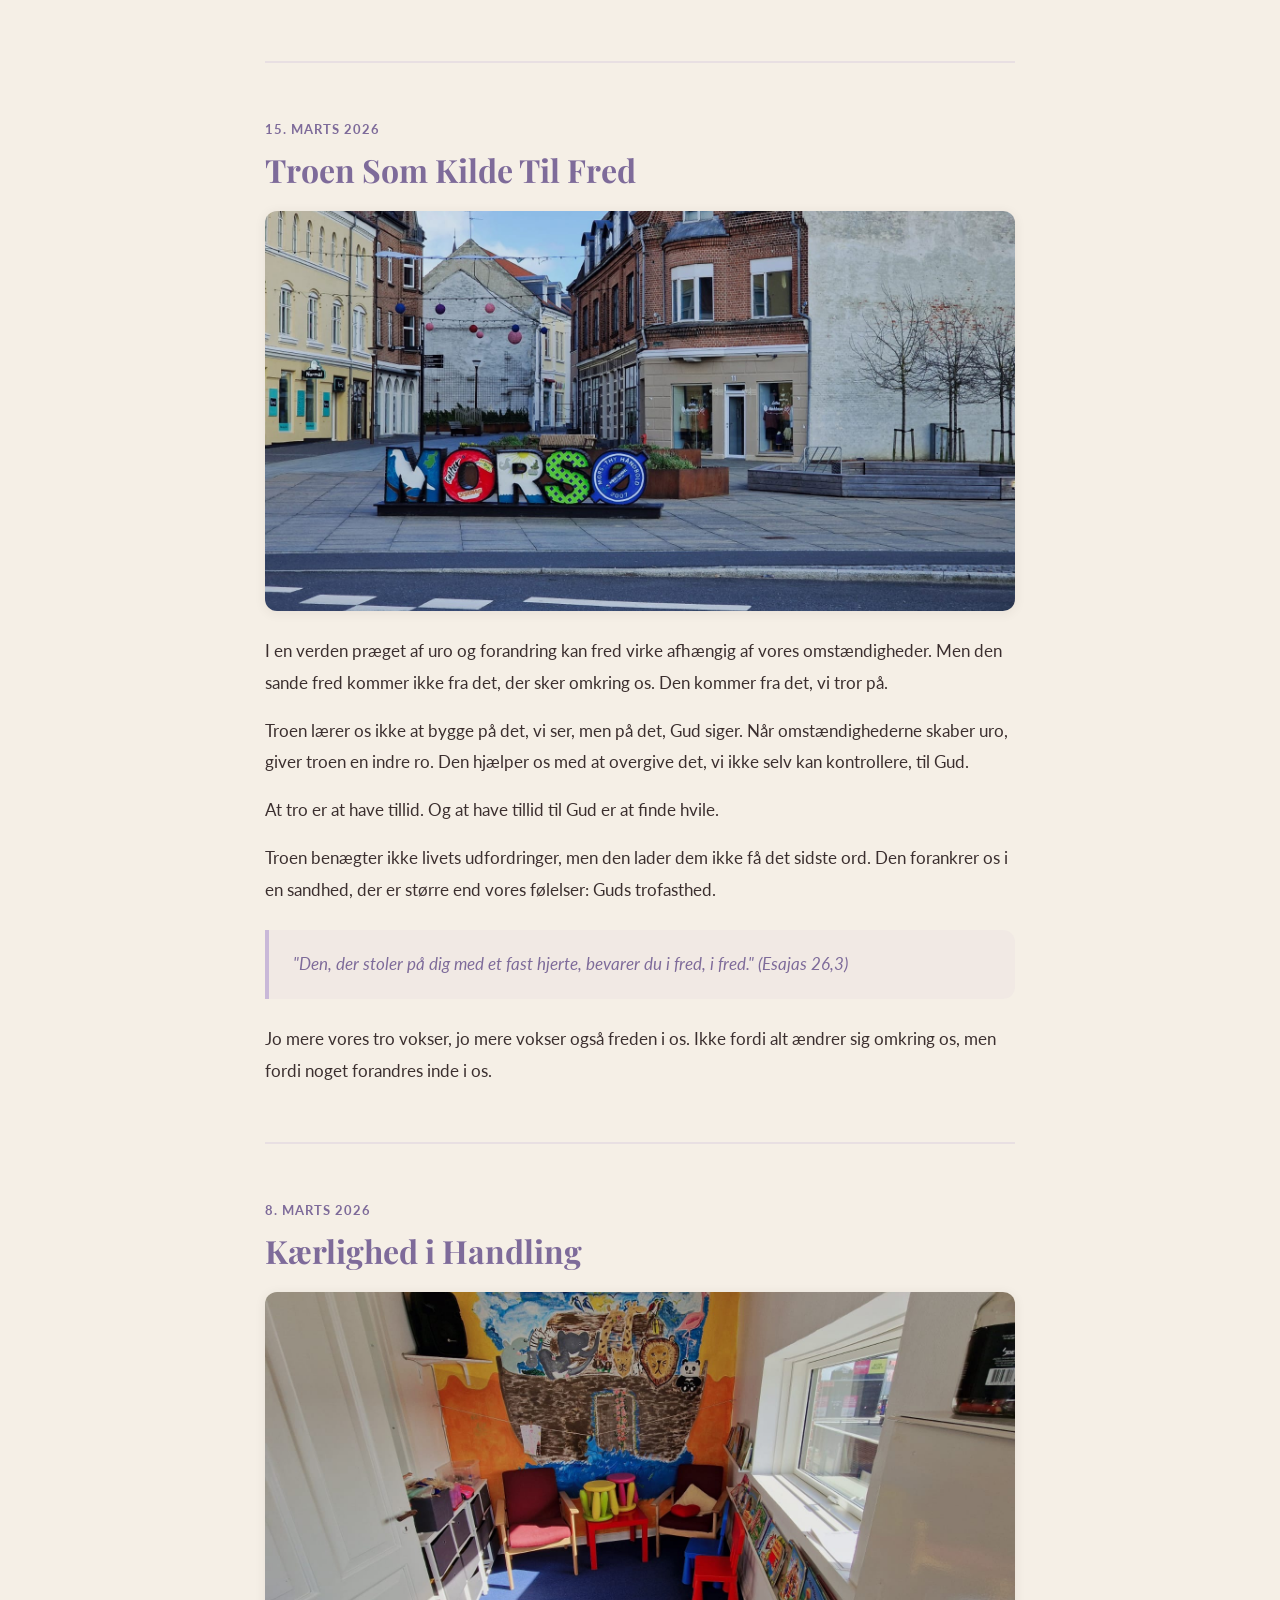
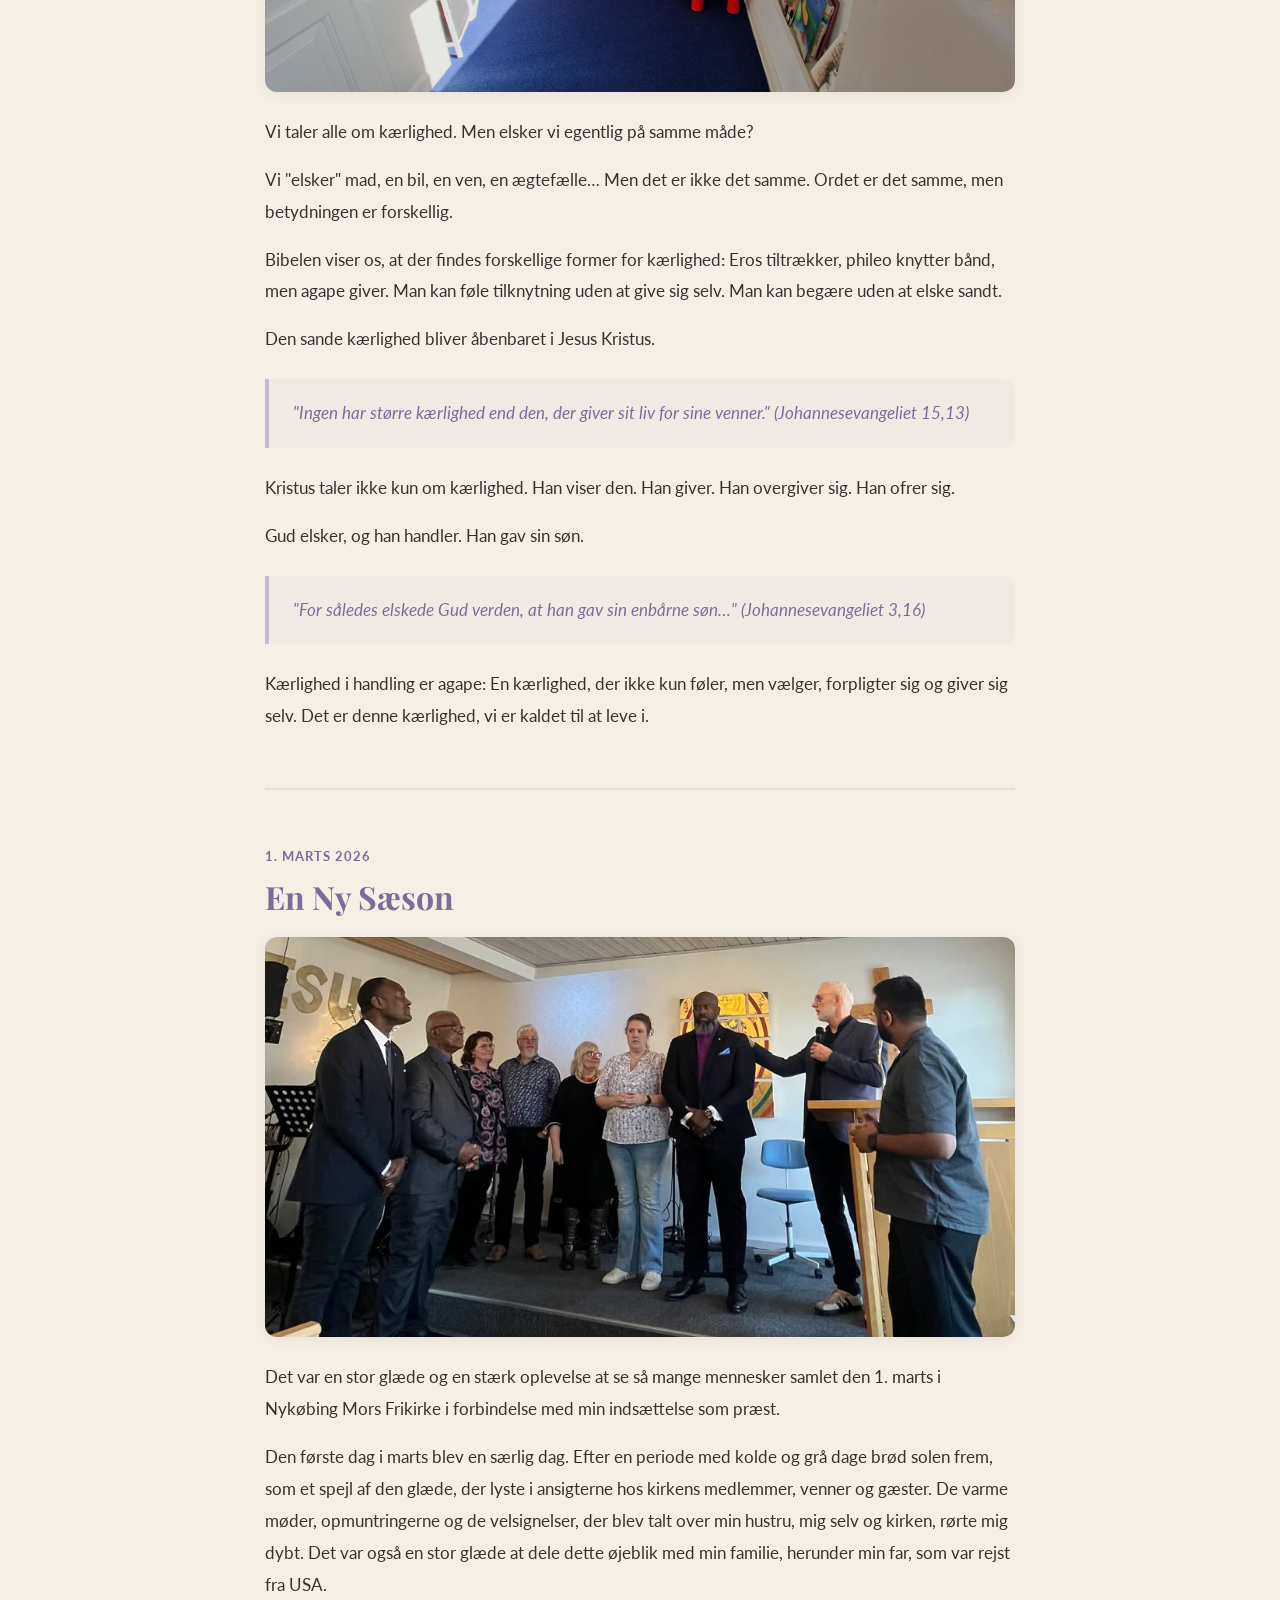
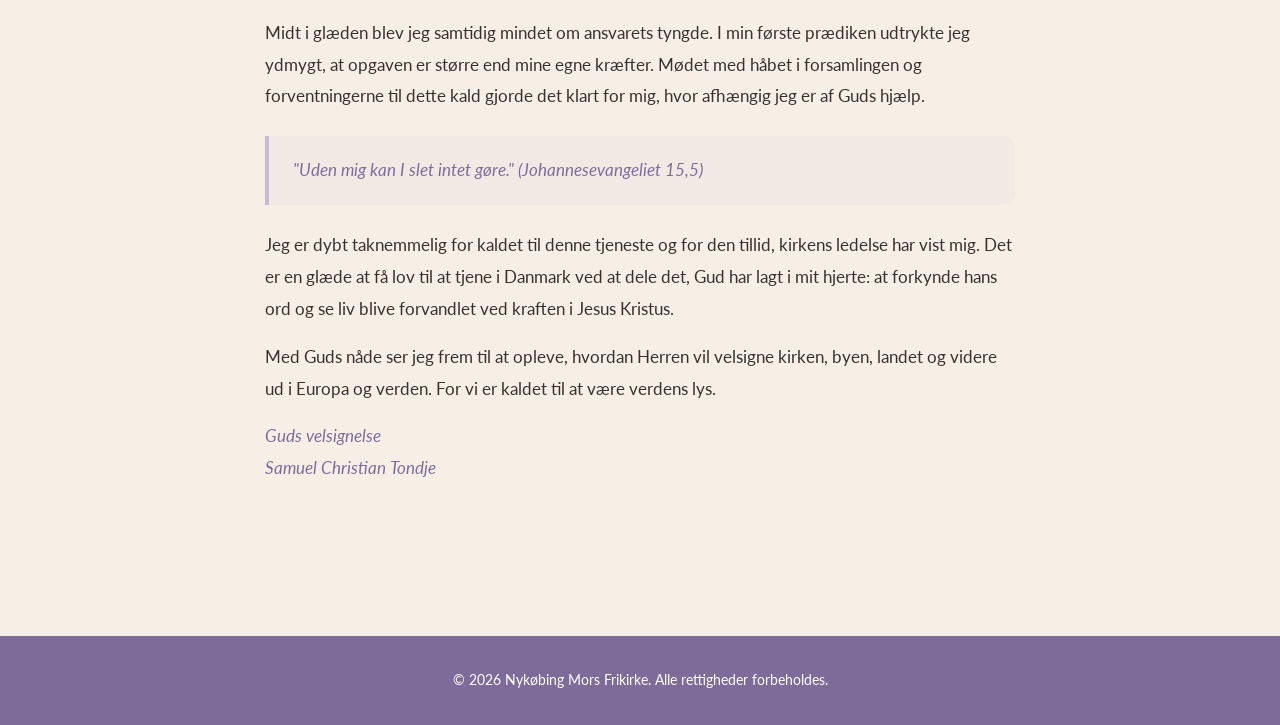
<file: refleksioner.html>
<!DOCTYPE html>
<html lang="da">
<head>
  <meta charset="UTF-8">
  <meta name="viewport" content="width=device-width, initial-scale=1.0">
  <title>Refleksioner — Nykøbing Mors Frikirke</title>
  <link rel="preconnect" href="https://fonts.googleapis.com">
  <link rel="preconnect" href="https://fonts.gstatic.com" crossorigin>
  <link href="https://fonts.googleapis.com/css2?family=Lato:wght@400;700&family=Playfair+Display:wght@500;700&display=swap" rel="stylesheet">
  <link href="https://unpkg.com/aos@2.3.4/dist/aos.css" rel="stylesheet">
  <link rel="stylesheet" href="assets/css/style.css">
</head>
<body>

  <!-- Navbar -->
  <nav class="navbar">
    <div class="navbar-inner">
      <a href="index.html" class="navbar-brand">
        <img src="assets/images/logo.png" alt="Logo">
        <span class="navbar-brand-text">
          Nykøbing Mors Frikirke
          <span class="navbar-brand-sub">apostolsk kirke</span>
        </span>
      </a>
      <ul class="navbar-links">
        <li><a href="index.html" data-lang-key="nav_home">Hjem</a></li>
        <li><a href="om-os.html" data-lang-key="nav_about">Om Os</a></li>
        <li><a href="ledelse.html" data-lang-key="nav_leadership">Ledelse</a></li>
        <li><a href="genbrugsbutik.html" data-lang-key="nav_shop">Genbrugsbutik</a></li>
        <li><a href="refleksioner.html" class="active" data-lang-key="nav_reflections">Refleksioner</a></li>
        <li><button class="lang-toggle" data-lang-key="lang_toggle">EN</button></li>
      </ul>
      <button class="hamburger" aria-label="Menu" aria-expanded="false">&#9776;</button>
    </div>
    <div class="mobile-menu">
      <a href="index.html" data-lang-key="nav_home">Hjem</a>
      <a href="om-os.html" data-lang-key="nav_about">Om Os</a>
      <a href="ledelse.html" data-lang-key="nav_leadership">Ledelse</a>
      <a href="genbrugsbutik.html" data-lang-key="nav_shop">Genbrugsbutik</a>
      <a href="refleksioner.html" data-lang-key="nav_reflections">Refleksioner</a>
      <button class="lang-toggle" data-lang-key="lang_toggle">EN</button>
    </div>
  </nav>

  <!-- Hero Image -->
  <section class="hero-image">
    <img src="assets/images/reflections-hero.jpg" alt="Refleksioner">
    <div class="hero-content">
      <h1 data-lang-key="reflections_title">Refleksioner</h1>
      <p data-lang-key="reflections_subtitle">Ord fra vores præst</p>
    </div>
  </section>

  <!-- Reflections (newest first) -->
  <section class="section">
    <div class="section-inner">
      <div class="reflections-list">

        <!-- Reflection 4: Identitetens Kraft -->
        <article class="reflection-post" data-aos="fade-up">
          <p class="reflection-post-date" data-lang-key="reflection_4_date">22. marts 2026</p>
          <h2 class="reflection-post-title" data-lang-key="reflection_4_title">Identitetens Kraft</h2>
          <img class="reflection-post-image" src="assets/images/fellowship-hall.jpg" alt="Identitetens Kraft">
          <div class="reflection-post-body" data-lang-key="reflection_4_body" data-lang-html="true">
            <p>Vores identitet i Kristus afhænger ikke af de omstændigheder, vi gennemgår, men af Ham, som har defineret os.</p><p>I hverdagen ændrer vores identitet sig ikke efter vores situation eller vores ydre. Den er fastlagt af en autoritet. På samme måde er vores åndelige identitet givet af Gud og forbliver den samme, uanset hvilke sæsoner vi går igennem.</p><blockquote class="bible-verse">"Hvis nogen er i Kristus, er han en ny skabning. Det gamle er forbi, se, noget nyt er blevet til." (2. Korintherbrev 5,17)</blockquote><p>Alligevel lader vi ofte vores omstændigheder definere vores opfattelse af os selv. Vi ser på det, vi oplever, i stedet for at holde fast i det, Gud siger.</p><p>Lad os lære at se os selv gennem Guds ord og ikke gennem vores situationer.</p><p>I Nykøbing Mors Frikirke tror vi på, at denne sandhed forvandler liv og bringer stabilitet, håb og tryghed.</p><p><em>Gud velsigne jer.</em></p>
          </div>
        </article>

        <hr class="reflection-divider">

        <!-- Reflection 3: Troen Som Kilde Til Fred -->
        <article class="reflection-post" data-aos="fade-up">
          <p class="reflection-post-date" data-lang-key="reflection_3_date">15. marts 2026</p>
          <h2 class="reflection-post-title" data-lang-key="reflection_3_title">Troen Som Kilde Til Fred</h2>
          <img class="reflection-post-image" src="assets/images/town-morso.jpg" alt="Troen Som Kilde Til Fred">
          <div class="reflection-post-body" data-lang-key="reflection_3_body" data-lang-html="true">
            <p>I en verden præget af uro og forandring kan fred virke afhængig af vores omstændigheder. Men den sande fred kommer ikke fra det, der sker omkring os. Den kommer fra det, vi tror på.</p><p>Troen lærer os ikke at bygge på det, vi ser, men på det, Gud siger. Når omstændighederne skaber uro, giver troen en indre ro. Den hjælper os med at overgive det, vi ikke selv kan kontrollere, til Gud.</p><p>At tro er at have tillid. Og at have tillid til Gud er at finde hvile.</p><p>Troen benægter ikke livets udfordringer, men den lader dem ikke få det sidste ord. Den forankrer os i en sandhed, der er større end vores følelser: Guds trofasthed.</p><blockquote class="bible-verse">"Den, der stoler på dig med et fast hjerte, bevarer du i fred, i fred." (Esajas 26,3)</blockquote><p>Jo mere vores tro vokser, jo mere vokser også freden i os. Ikke fordi alt ændrer sig omkring os, men fordi noget forandres inde i os.</p>
          </div>
        </article>

        <hr class="reflection-divider">

        <!-- Reflection 2: Kærlighed i Handling -->
        <article class="reflection-post" data-aos="fade-up">
          <p class="reflection-post-date" data-lang-key="reflection_2_date">8. marts 2026</p>
          <h2 class="reflection-post-title" data-lang-key="reflection_2_title">Kærlighed i Handling</h2>
          <img class="reflection-post-image" src="assets/images/children-room.jpg" alt="Kærlighed i Handling">
          <div class="reflection-post-body" data-lang-key="reflection_2_body" data-lang-html="true">
            <p>Vi taler alle om kærlighed. Men elsker vi egentlig på samme måde?</p><p>Vi "elsker" mad, en bil, en ven, en ægtefælle… Men det er ikke det samme. Ordet er det samme, men betydningen er forskellig.</p><p>Bibelen viser os, at der findes forskellige former for kærlighed: Eros tiltrækker, phileo knytter bånd, men agape giver. Man kan føle tilknytning uden at give sig selv. Man kan begære uden at elske sandt.</p><p>Den sande kærlighed bliver åbenbaret i Jesus Kristus.</p><blockquote class="bible-verse">"Ingen har større kærlighed end den, der giver sit liv for sine venner." (Johannesevangeliet 15,13)</blockquote><p>Kristus taler ikke kun om kærlighed. Han viser den. Han giver. Han overgiver sig. Han ofrer sig.</p><p>Gud elsker, og han handler. Han gav sin søn.</p><blockquote class="bible-verse">"For således elskede Gud verden, at han gav sin enbårne søn…" (Johannesevangeliet 3,16)</blockquote><p>Kærlighed i handling er agape: En kærlighed, der ikke kun føler, men vælger, forpligter sig og giver sig selv. Det er denne kærlighed, vi er kaldet til at leve i.</p>
          </div>
        </article>

        <hr class="reflection-divider">

        <!-- Reflection 1: En Ny Sæson -->
        <article class="reflection-post" data-aos="fade-up">
          <p class="reflection-post-date" data-lang-key="reflection_1_date">1. marts 2026</p>
          <h2 class="reflection-post-title" data-lang-key="reflection_1_title">En Ny Sæson</h2>
          <img class="reflection-post-image" src="assets/images/en-ny-saeson.jpg" alt="En Ny Sæson">
          <div class="reflection-post-body" data-lang-key="reflection_1_body" data-lang-html="true">
            <p>Det var en stor glæde og en stærk oplevelse at se så mange mennesker samlet den 1. marts i Nykøbing Mors Frikirke i forbindelse med min indsættelse som præst.</p><p>Den første dag i marts blev en særlig dag. Efter en periode med kolde og grå dage brød solen frem, som et spejl af den glæde, der lyste i ansigterne hos kirkens medlemmer, venner og gæster. De varme møder, opmuntringerne og de velsignelser, der blev talt over min hustru, mig selv og kirken, rørte mig dybt. Det var også en stor glæde at dele dette øjeblik med min familie, herunder min far, som var rejst fra USA.</p><p>Midt i glæden blev jeg samtidig mindet om ansvarets tyngde. I min første prædiken udtrykte jeg ydmygt, at opgaven er større end mine egne kræfter. Mødet med håbet i forsamlingen og forventningerne til dette kald gjorde det klart for mig, hvor afhængig jeg er af Guds hjælp.</p><blockquote class="bible-verse">"Uden mig kan I slet intet gøre." (Johannesevangeliet 15,5)</blockquote><p>Jeg er dybt taknemmelig for kaldet til denne tjeneste og for den tillid, kirkens ledelse har vist mig. Det er en glæde at få lov til at tjene i Danmark ved at dele det, Gud har lagt i mit hjerte: at forkynde hans ord og se liv blive forvandlet ved kraften i Jesus Kristus.</p><p>Med Guds nåde ser jeg frem til at opleve, hvordan Herren vil velsigne kirken, byen, landet og videre ud i Europa og verden. For vi er kaldet til at være verdens lys.</p><p><em>Guds velsignelse<br>Samuel Christian Tondje</em></p>
          </div>
        </article>

      </div>
    </div>
  </section>

  <!-- Footer -->
  <footer class="footer">
    <p data-lang-key="footer_text">© 2026 Nykøbing Mors Frikirke. Alle rettigheder forbeholdes.</p>
  </footer>

  <script src="https://unpkg.com/aos@2.3.4/dist/aos.js"></script>
  <script src="assets/js/lang.js"></script>
  <script src="assets/js/main.js"></script>
</body>
</html>
</file>
<file: assets/css/style.css>
/* ===== RESET & BASE ===== */
*,
*::before,
*::after {
  margin: 0;
  padding: 0;
  box-sizing: border-box;
}

:root {
  --bg: #f5efe6;
  --accent: #c9b8d8;
  --deep-lilac: #7e6b9a;
  --text: #3b2f2f;
  --white: #ffffff;
  --shadow: 0 2px 12px rgba(59, 47, 47, 0.08);
  --shadow-hover: 0 8px 24px rgba(59, 47, 47, 0.14);
  --radius: 12px;
  --transition: 0.3s ease;
}

html {
  scroll-behavior: smooth;
  font-size: 16px;
}

body {
  font-family: "Lato", sans-serif;
  background-color: var(--bg);
  color: var(--text);
  line-height: 1.7;
  -webkit-font-smoothing: antialiased;
}

img {
  max-width: 100%;
  height: auto;
  display: block;
}

a {
  color: var(--deep-lilac);
  text-decoration: none;
  transition: color var(--transition);
}

a:hover {
  color: var(--accent);
}

h1,
h2,
h3,
h4 {
  font-family: "Playfair Display", serif;
  color: var(--deep-lilac);
  line-height: 1.3;
}

/* ===== NAVBAR ===== */
.navbar {
  position: fixed;
  top: 0;
  left: 0;
  width: 100%;
  background: var(--white);
  border-bottom: 3px solid var(--accent);
  z-index: 1000;
  padding: 0 1.5rem;
}

.navbar-inner {
  max-width: 1200px;
  margin: 0 auto;
  display: flex;
  align-items: center;
  justify-content: space-between;
  height: 70px;
}

.navbar-brand {
  font-family: "Playfair Display", serif;
  font-size: 1.25rem;
  font-weight: 700;
  color: var(--deep-lilac);
  white-space: nowrap;
  display: flex;
  align-items: center;
  gap: 0.6rem;
}

.navbar-brand img {
  height: 40px;
  width: auto;
}

.navbar-brand-text {
  display: flex;
  flex-direction: column;
  line-height: 1.2;
}

.navbar-brand-sub {
  font-family: "Lato", sans-serif;
  font-size: 0.65rem;
  font-weight: 400;
  font-style: italic;
  color: var(--text);
  opacity: 0.7;
  letter-spacing: 0.03em;
}

.navbar-links {
  display: flex;
  align-items: center;
  gap: 2rem;
  list-style: none;
}

.navbar-links a {
  font-weight: 600;
  font-size: 0.95rem;
  color: var(--text);
  position: relative;
  padding: 0.25rem 0;
}

.navbar-links a::after {
  content: "";
  position: absolute;
  bottom: -2px;
  left: 0;
  width: 0;
  height: 2px;
  background: var(--deep-lilac);
  transition: width var(--transition);
}

.navbar-links a:hover::after,
.navbar-links a.active::after {
  width: 100%;
}

.navbar-links a:hover,
.navbar-links a.active {
  color: var(--deep-lilac);
}

.lang-toggle {
  background: var(--deep-lilac);
  color: var(--white);
  border: none;
  padding: 0.4rem 1rem;
  border-radius: 6px;
  font-weight: 700;
  font-size: 0.85rem;
  cursor: pointer;
  transition: background var(--transition);
  font-family: "Lato", sans-serif;
}

.lang-toggle:hover {
  background: var(--accent);
  color: var(--text);
}

/* Hamburger */
.hamburger {
  display: none;
  background: none;
  border: none;
  font-size: 1.6rem;
  cursor: pointer;
  color: var(--text);
  padding: 0.25rem;
}

/* Mobile nav */
.mobile-menu {
  display: none;
  flex-direction: column;
  background: var(--white);
  border-bottom: 3px solid var(--accent);
  padding: 1rem 1.5rem;
}

.mobile-menu.open {
  display: flex;
}

.mobile-menu a {
  padding: 0.75rem 0;
  font-weight: 600;
  color: var(--text);
  border-bottom: 1px solid var(--bg);
}

.mobile-menu a:last-child {
  border-bottom: none;
}

/* ===== HERO — VIDEO ===== */
.hero-video {
  position: relative;
  width: 100%;
  height: 100vh;
  overflow: hidden;
  display: flex;
  align-items: center;
  justify-content: center;
}

.hero-video video {
  position: absolute;
  top: 50%;
  left: 50%;
  min-width: 100%;
  min-height: 100%;
  transform: translate(-50%, -50%);
  object-fit: cover;
}

.hero-video .overlay {
  position: absolute;
  inset: 0;
  background: rgba(0, 0, 0, 0.4);
}

.hero-video .hero-content {
  position: relative;
  z-index: 2;
  text-align: center;
  color: var(--white);
  padding: 0 1.5rem;
}

.hero-video .hero-content h1 {
  color: var(--white);
  font-size: 3.5rem;
  margin-bottom: 1rem;
}

.hero-video .hero-content p {
  font-size: 1.3rem;
  margin-bottom: 2rem;
  opacity: 0.9;
}

/* ===== HERO — IMAGE ===== */
.hero-image {
  position: relative;
  width: 100%;
  height: 50vh;
  min-height: 320px;
  overflow: hidden;
  display: flex;
  align-items: center;
  justify-content: center;
  background: var(--deep-lilac);
}

.hero-image img {
  position: absolute;
  inset: 0;
  width: 100%;
  height: 100%;
  object-fit: cover;
  opacity: 0.5;
}

.hero-image .hero-content {
  position: relative;
  z-index: 2;
  text-align: center;
  color: var(--white);
}

.hero-image .hero-content h1 {
  color: var(--white);
  font-size: 3rem;
  margin-bottom: 0.5rem;
}

.hero-image .hero-content p {
  font-size: 1.15rem;
  opacity: 0.9;
}

/* ===== BUTTONS ===== */
.btn {
  display: inline-block;
  padding: 0.85rem 2rem;
  border-radius: 8px;
  font-weight: 700;
  font-size: 1rem;
  transition: all var(--transition);
  cursor: pointer;
  text-align: center;
  font-family: "Lato", sans-serif;
}

.btn-primary {
  background: var(--deep-lilac);
  color: var(--white);
  border: 2px solid var(--deep-lilac);
}

.btn-primary:hover {
  background: transparent;
  color: var(--white);
  border-color: var(--white);
}

.btn-outline {
  background: transparent;
  color: var(--deep-lilac);
  border: 2px solid var(--deep-lilac);
}

.btn-outline:hover {
  background: var(--deep-lilac);
  color: var(--white);
}

/* ===== SECTIONS ===== */
.section {
  padding: 5rem 1.5rem;
}

.section-inner {
  max-width: 1100px;
  margin: 0 auto;
}

.section-title {
  font-size: 2.2rem;
  text-align: center;
  margin-bottom: 0.5rem;
}

.section-subtitle {
  text-align: center;
  font-size: 1.1rem;
  margin-bottom: 3rem;
  opacity: 0.8;
}

/* ===== WELCOME SECTION ===== */
.welcome-section {
  display: grid;
  grid-template-columns: 1fr 1fr;
  gap: 3rem;
  align-items: center;
}

.welcome-section img {
  border-radius: var(--radius);
  box-shadow: var(--shadow);
  width: 100%;
  object-fit: cover;
}

.welcome-text h2 {
  font-size: 2rem;
  margin-bottom: 1rem;
}

.welcome-text p {
  font-size: 1.05rem;
  margin-bottom: 1rem;
}

.welcome-verse {
  font-style: italic;
  font-size: 1rem;
  color: var(--deep-lilac);
  font-weight: 600;
  margin-top: 0.5rem;
}

/* ===== ABOUT SNIPPET (Home) ===== */
.about-snippet {
  display: grid;
  grid-template-columns: 1fr 1fr;
  gap: 3rem;
  align-items: center;
}

.about-snippet img {
  border-radius: var(--radius);
  box-shadow: var(--shadow);
  width: 100%;
  height: 400px;
  object-fit: cover;
  background: var(--accent);
}

.about-snippet-text h2 {
  font-size: 2rem;
  margin-bottom: 1rem;
}

.about-snippet-text p {
  font-size: 1.05rem;
  margin-bottom: 1.5rem;
}

/* ===== FACEBOOK EMBED ===== */
.facebook-section {
  text-align: center;
}

.facebook-embed {
  max-width: 500px;
  margin: 0 auto;
}

.facebook-embed iframe {
  width: 100%;
  border: none;
  border-radius: var(--radius);
  box-shadow: var(--shadow);
}

/* ===== INFO STRIP ===== */
.info-strip {
  background: var(--accent);
  padding: 1.5rem;
  text-align: center;
}

.info-strip-inner {
  max-width: 900px;
  margin: 0 auto;
  display: flex;
  justify-content: center;
  gap: 3rem;
  flex-wrap: wrap;
  font-weight: 600;
  font-size: 1.05rem;
}

.info-strip-inner span {
  white-space: nowrap;
}

/* ===== ABOUT PAGE ===== */
.about-content {
  max-width: 800px;
  margin: 0 auto;
  font-size: 1.1rem;
  line-height: 1.9;
}

/* Values cards */
.values-grid {
  display: grid;
  grid-template-columns: repeat(3, 1fr);
  gap: 2rem;
  margin-top: 2rem;
}

.value-card {
  background: var(--white);
  padding: 2.5rem 2rem;
  border-radius: var(--radius);
  box-shadow: var(--shadow);
  text-align: center;
  transition: transform var(--transition), box-shadow var(--transition);
}

.value-card:hover {
  transform: translateY(-4px);
  box-shadow: var(--shadow-hover);
}

.value-icon {
  font-size: 2.5rem;
  margin-bottom: 1rem;
}

.value-card h3 {
  margin-bottom: 0.5rem;
  font-size: 1.3rem;
}

/* Map */
.map-wrapper {
  max-width: 800px;
  margin: 0 auto;
  border-radius: var(--radius);
  overflow: hidden;
  box-shadow: var(--shadow);
}

.map-wrapper iframe {
  width: 100%;
  height: 400px;
  border: none;
}

/* ===== TEAM GRID ===== */
.team-grid {
  display: grid;
  grid-template-columns: repeat(2, 1fr);
  gap: 2rem;
}

.leaders-grid {
  display: grid;
  grid-template-columns: repeat(3, 1fr);
  gap: 2rem;
  max-width: 900px;
  margin: 0 auto;
}

.team-card {
  background: var(--white);
  border-radius: var(--radius);
  border-top: 4px solid var(--accent);
  box-shadow: var(--shadow);
  padding: 2.5rem 2rem;
  text-align: center;
  transition: transform var(--transition), box-shadow var(--transition);
}

.team-card:hover {
  transform: translateY(-4px);
  box-shadow: var(--shadow-hover);
}

.team-photo {
  width: 130px;
  height: 130px;
  border-radius: 50%;
  object-fit: cover;
  margin: 0 auto 1.25rem;
  background: var(--accent);
}

.team-card h3 {
  font-size: 1.25rem;
  margin-bottom: 0.35rem;
}

.team-card p {
  color: var(--deep-lilac);
  font-weight: 600;
  font-size: 0.95rem;
}

/* ===== REFLECTIONS (Blog Layout) ===== */
/* ── Declaration of Faith ── */
.faith-articles {
  columns: 2;
  column-gap: 2.5rem;
  margin-top: 2rem;
}

.faith-article {
  break-inside: avoid;
  margin-bottom: 1.25rem;
  padding: 1rem 1.25rem;
  background: var(--white);
  border-left: 3px solid var(--accent);
  border-radius: 0 8px 8px 0;
}

.faith-article p {
  margin: 0 0 0.4rem;
  font-size: 1rem;
  line-height: 1.7;
  color: var(--text);
}

.faith-article cite {
  font-size: 0.85rem;
  color: var(--accent);
  font-style: italic;
}

.faith-image {
  margin-top: 2.5rem;
  border-radius: 12px;
  overflow: hidden;
  max-height: 420px;
}

.faith-image img {
  width: 100%;
  height: 100%;
  object-fit: cover;
  display: block;
}

.reflections-list {
  max-width: 750px;
  margin: 0 auto;
}

.reflection-post {
  margin-bottom: 1.5rem;
}

.reflection-post-date {
  font-size: 0.8rem;
  text-transform: uppercase;
  letter-spacing: 0.08em;
  color: var(--deep-lilac);
  font-weight: 700;
  margin-bottom: 0.5rem;
}

.reflection-post-title {
  font-size: 2rem;
  margin-bottom: 1.25rem;
}

.reflection-post-image {
  width: 100%;
  max-height: 400px;
  object-fit: cover;
  border-radius: var(--radius);
  margin-bottom: 1.5rem;
  box-shadow: var(--shadow);
}

.reflection-post-body {
  font-size: 1.05rem;
  line-height: 1.9;
}

.reflection-post-body p {
  margin-bottom: 1rem;
}

.reflection-post-body em {
  color: var(--deep-lilac);
}

blockquote.bible-verse {
  border-left: 4px solid var(--accent);
  background: rgba(201, 184, 216, 0.1);
  padding: 1.25rem 1.5rem;
  margin: 1.5rem 0;
  border-radius: 0 var(--radius) var(--radius) 0;
  font-style: italic;
  font-size: 1.05rem;
  line-height: 1.7;
  color: var(--deep-lilac);
}

.reflection-divider {
  border: none;
  height: 2px;
  background: var(--accent);
  opacity: 0.3;
  margin: 3.5rem 0;
}

/* ===== CONTACT GRID ===== */
.contact-grid {
  display: grid;
  grid-template-columns: repeat(2, 1fr);
  gap: 2rem;
  max-width: 700px;
  margin: 2rem auto 0;
}

.contact-card {
  background: var(--white);
  border-radius: var(--radius);
  box-shadow: var(--shadow);
  padding: 2rem;
  text-align: center;
  border-top: 4px solid var(--accent);
}

.contact-card .contact-label {
  font-size: 0.85rem;
  text-transform: uppercase;
  letter-spacing: 0.05em;
  color: var(--deep-lilac);
  font-weight: 700;
  margin-bottom: 0.5rem;
}

.contact-card h3 {
  font-size: 1.2rem;
  margin-bottom: 0.75rem;
}

.contact-card p {
  font-size: 0.95rem;
  margin-bottom: 0.25rem;
}

.contact-card a {
  font-weight: 600;
}

/* ===== DONATION SECTION ===== */
.donation-section {
  text-align: center;
}

.donation-box {
  background: var(--white);
  border-radius: var(--radius);
  box-shadow: var(--shadow);
  padding: 2.5rem 2rem;
  max-width: 500px;
  margin: 1.5rem auto 0;
  border-top: 4px solid var(--accent);
}

.donation-box p {
  font-size: 1.05rem;
  margin-bottom: 0.5rem;
}

.donation-box .donation-method {
  font-weight: 700;
  font-size: 1.1rem;
  color: var(--deep-lilac);
  margin-bottom: 0.25rem;
}

/* ===== SHOP GALLERY ===== */
.shop-gallery {
  display: grid;
  grid-template-columns: repeat(3, 1fr);
  gap: 1rem;
  margin-top: 2rem;
}

.shop-gallery img {
  width: 100%;
  height: 250px;
  object-fit: cover;
  border-radius: var(--radius);
  box-shadow: var(--shadow);
  transition: transform var(--transition), box-shadow var(--transition);
}

.shop-gallery img:hover {
  transform: scale(1.03);
  box-shadow: var(--shadow-hover);
}

/* ===== CHURCH LIFE GALLERY ===== */
.gallery-grid {
  display: grid;
  grid-template-columns: repeat(3, 1fr);
  grid-auto-rows: 280px;
  gap: 1rem;
  margin-top: 2rem;
}

.gallery-grid img {
  width: 100%;
  height: 100%;
  object-fit: cover;
  border-radius: var(--radius);
  box-shadow: var(--shadow);
}

.gallery-grid img.portrait {
  grid-row: span 2;
}

/* ===== PROGRAM SECTION ===== */
.program-grid {
  display: grid;
  grid-template-columns: repeat(3, 1fr);
  gap: 1.5rem;
  max-width: 800px;
  margin: 2rem auto 0;
}

.program-card {
  background: var(--white);
  border-radius: var(--radius);
  box-shadow: var(--shadow);
  padding: 2rem 1.5rem;
  text-align: center;
  border-top: 4px solid var(--accent);
}

.program-card .program-day {
  font-weight: 700;
  font-size: 1rem;
  color: var(--deep-lilac);
  margin-bottom: 0.35rem;
}

.program-card .program-event {
  font-size: 0.95rem;
}

.program-note {
  text-align: center;
  font-size: 0.9rem;
  opacity: 0.7;
  margin-top: 1.5rem;
  max-width: 600px;
  margin-left: auto;
  margin-right: auto;
}

/* ===== PASTOR BIO ===== */
.pastor-feature {
  display: grid;
  grid-template-columns: 300px 1fr;
  gap: 3rem;
  align-items: start;
  max-width: 900px;
  margin: 0 auto;
}

.pastor-photo {
  width: 100%;
  border-radius: var(--radius);
  box-shadow: var(--shadow);
  object-fit: cover;
}

.pastor-info h2 {
  font-size: 2rem;
  margin-bottom: 0.25rem;
}

.pastor-info .pastor-role {
  font-size: 1rem;
  color: var(--deep-lilac);
  font-weight: 700;
  margin-bottom: 1.25rem;
}

.pastor-info p {
  font-size: 1.05rem;
  line-height: 1.8;
}

/* ===== FOOTER ===== */
.footer {
  background: var(--deep-lilac);
  color: var(--white);
  text-align: center;
  padding: 2rem 1.5rem;
  font-size: 0.9rem;
  margin-top: 3rem;
}

/* ===== RESPONSIVE ===== */

/* Tablet */
@media (max-width: 1024px) {
  .hero-video .hero-content h1 {
    font-size: 2.8rem;
  }

  .about-snippet {
    gap: 2rem;
  }

  .values-grid {
    gap: 1.5rem;
  }

  .leaders-grid {
    grid-template-columns: repeat(2, 1fr);
  }
}

/* Mobile */
@media (max-width: 768px) {
  .navbar-links {
    display: none;
  }

  .hamburger {
    display: block;
  }

  .hero-video {
    height: 80vh;
  }

  .hero-video .hero-content h1 {
    font-size: 2rem;
  }

  .hero-video .hero-content p {
    font-size: 1rem;
  }

  .hero-image .hero-content h1 {
    font-size: 2rem;
  }

  .welcome-section {
    grid-template-columns: 1fr;
  }

  .about-snippet {
    grid-template-columns: 1fr;
  }

  .about-snippet img {
    height: 260px;
  }

  .values-grid {
    grid-template-columns: 1fr;
  }

  .team-grid {
    grid-template-columns: 1fr;
  }

  .leaders-grid {
    grid-template-columns: 1fr;
  }

  .reflection-post-title {
    font-size: 1.5rem;
  }

  .info-strip-inner {
    flex-direction: column;
    gap: 0.75rem;
  }

  .contact-grid {
    grid-template-columns: 1fr;
  }

  .shop-gallery {
    grid-template-columns: 1fr;
  }

  .gallery-grid {
    grid-template-columns: 1fr;
  }

  .program-grid {
    grid-template-columns: 1fr;
  }

  .pastor-feature {
    grid-template-columns: 1fr;
    text-align: center;
  }

  .pastor-photo {
    max-width: 250px;
    margin: 0 auto;
  }

  .section {
    padding: 3.5rem 1.25rem;
  }

  .section-title {
    font-size: 1.8rem;
  }

  .faith-articles {
    columns: 1;
  }
}
</file>
